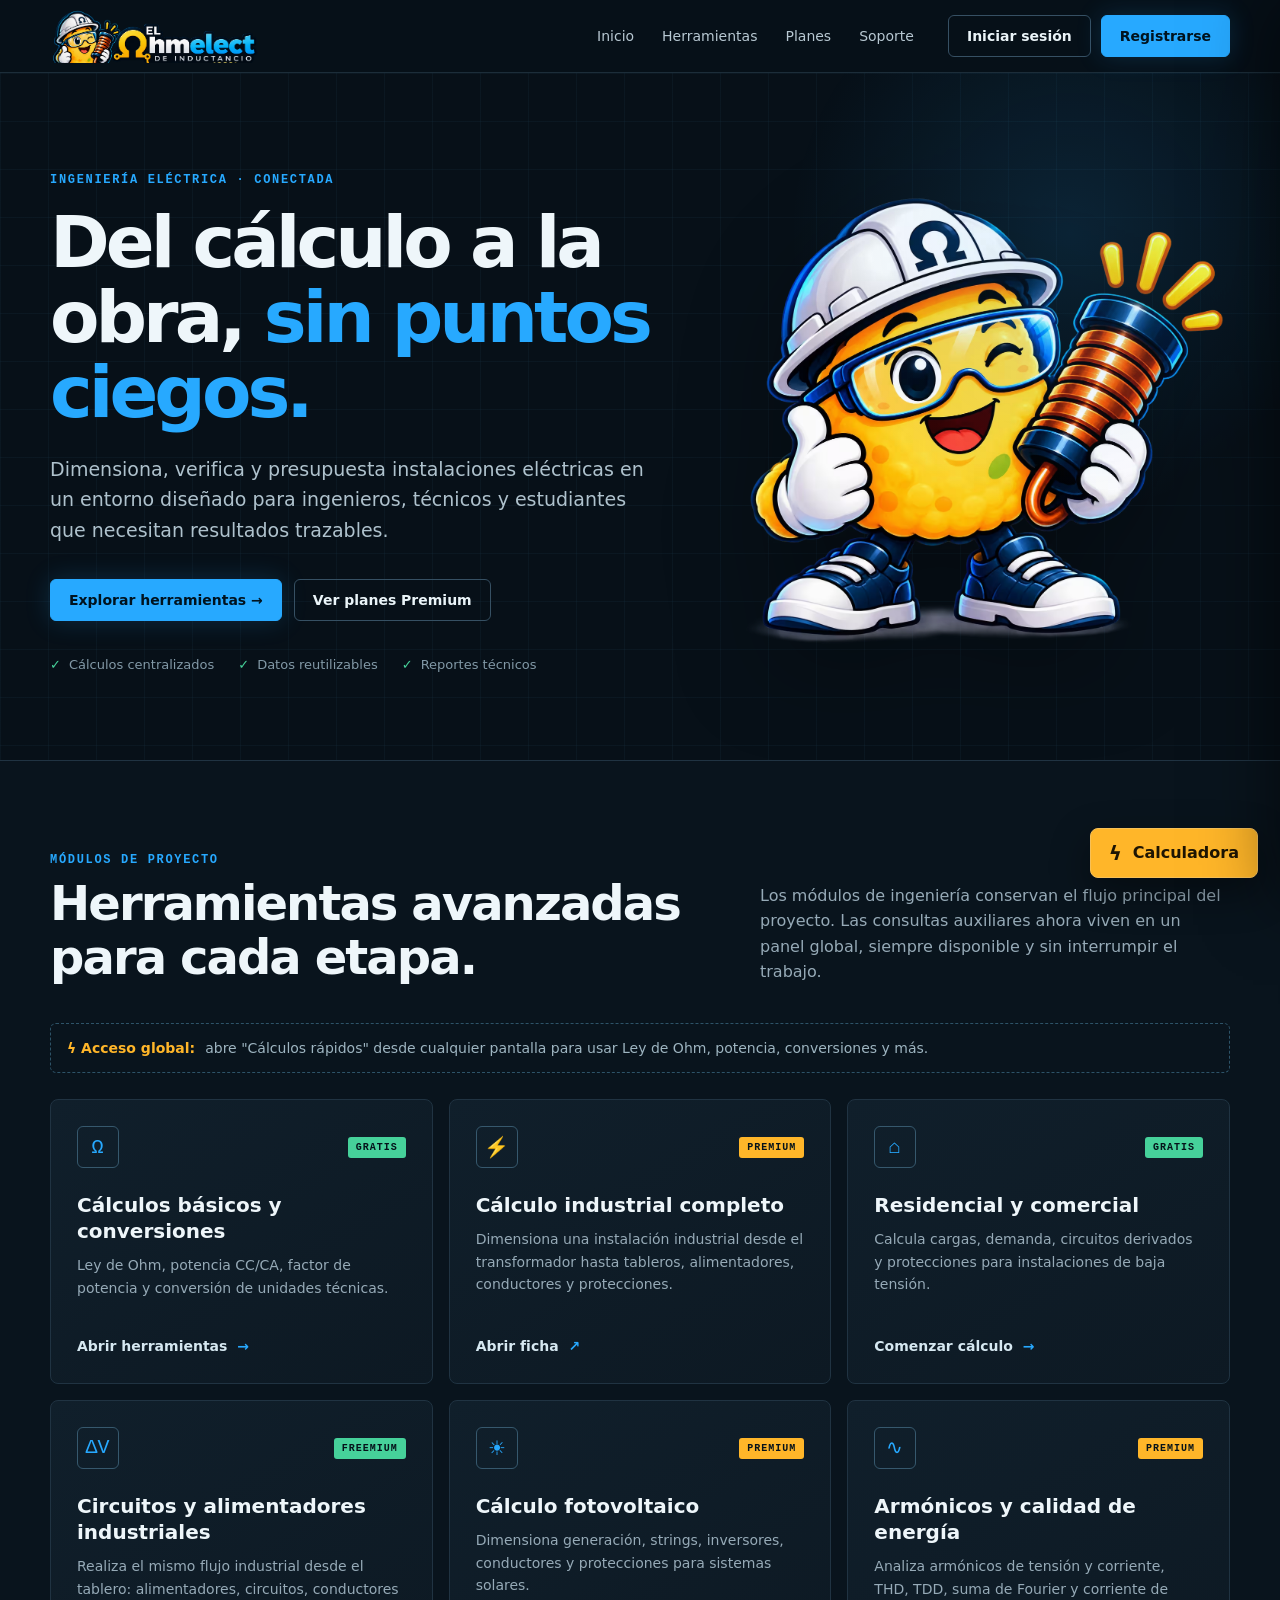
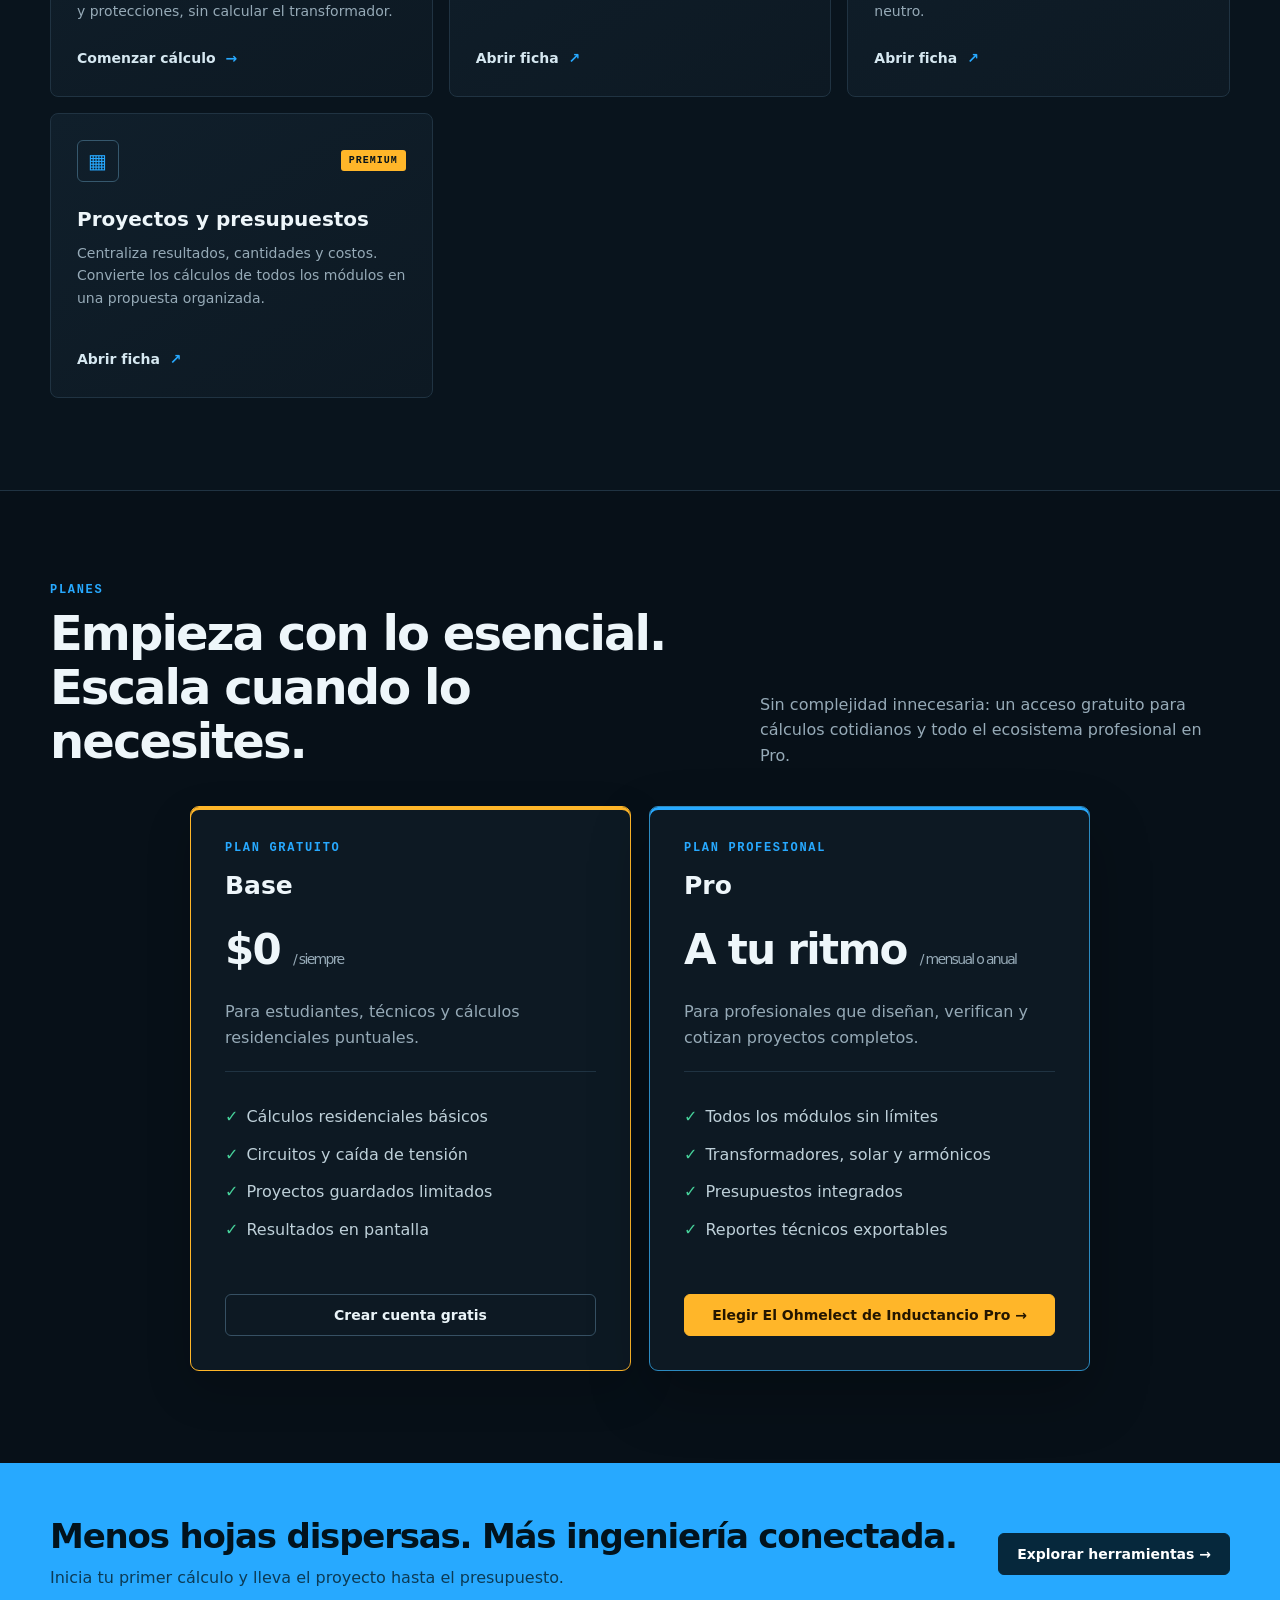
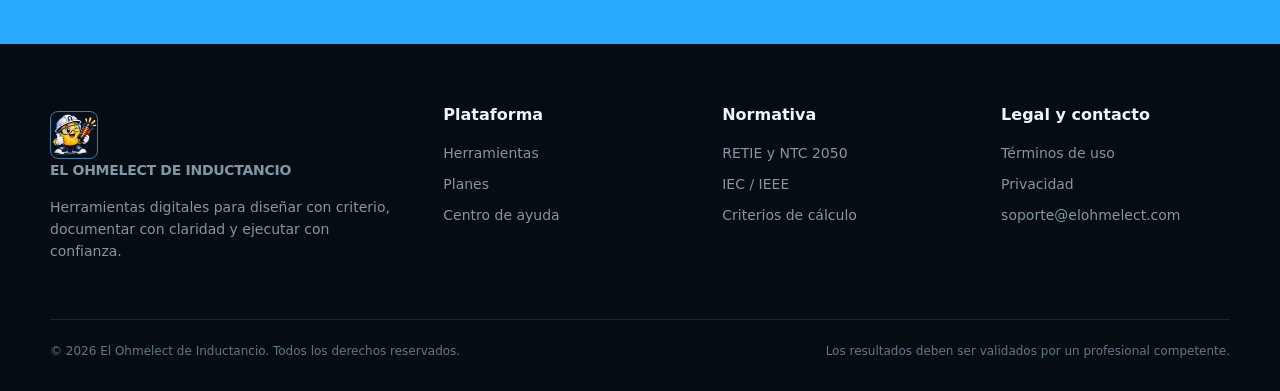
<file: index.html>
﻿<!doctype html>
<html lang="es">
<head>
  <meta charset="utf-8">
  <meta name="viewport" content="width=device-width, initial-scale=1">
  <meta name="description" content="Cálculo, análisis y gestión de proyectos eléctricos en una sola plataforma.">
  <title>El Ohmelect de Inductancio - Ingeniería eléctrica conectada</title>
  <link rel="icon" href="assets/img/icon_p.avif">
  <link rel="stylesheet" href="assets/css/styles.css?v=20261002-logo-placement">
</head>
<body>
  <header class="site-header">
    <div class="wrap nav">
      <a class="brand" href="#inicio" aria-label="El Ohmelect de Inductancio inicio">
        <span class="mark" aria-hidden="true"><img src="assets/img/logo_p.avif" alt="" aria-hidden="true"></span>
      </a>
      <nav class="links" aria-label="Navegación principal">
        <a href="#inicio">Inicio</a>
        <a href="pages/herramientas.html">Herramientas</a>
        <a href="pages/planes.html">Planes</a>
        <a href="pages/soporte.html">Soporte</a>
      </nav>
      <div class="actions">
        <a class="btn" href="pages/login.html">Iniciar sesión</a>
        <a class="btn primary" href="pages/registro.html">Registrarse</a>
      </div>
    </div>
  </header>

  <button class="quick-trigger" id="quickOpen" type="button" aria-controls="quickPanel" aria-expanded="false">
    <span class="bolt" aria-hidden="true">ϟ</span>
    <span class="label">Calculadora</span>
  </button>
  <div class="quick-backdrop" id="quickBackdrop"></div>

  <aside class="quick-panel" id="quickPanel" aria-hidden="true" aria-label="Calculadora científica">
    <div class="quick-head">
      <div>
        <div class="eyebrow">Disponible en todo momento</div>
        <h2>Calculadora científica</h2>
        <p>Resuelve expresiones sin salir de la página.</p>
      </div>
      <button class="close" id="quickClose" type="button" aria-label="Cerrar panel">×</button>
    </div>

    <div class="quick-groups" aria-label="Categorías de cálculo" hidden>
      <button class="quick-link active" type="button" data-calc="ohm" aria-pressed="true">Ω Ley de Ohm</button>
      <button class="quick-link" type="button" data-calc="power" aria-pressed="false">W Ley de Potencia</button>
      <button class="quick-link" type="button" data-calc="units" aria-pressed="false">⇄ Convertir unidades</button>
      <button class="quick-link" type="button" data-calc="power-factor" aria-pressed="false">cosφ Factor de potencia</button>
      <button class="quick-link" type="button" data-calc="scientific" aria-pressed="false">ƒ(x) Científica</button>
    </div>

    <div class="mini-calc quick-calc" data-calc-panel="ohm" hidden>
      <h3>Ley de Ohm</h3>
      <p>Elige qué magnitud calcular y cuáles dos valores conoces.</p>
      <div class="field-row">
        <div class="field"><label for="ohmTarget">Calcular</label><select id="ohmTarget"><option value="V">Tensión (V)</option><option value="I" selected>Corriente (I)</option><option value="R">Resistencia (R)</option><option value="P">Potencia (P)</option></select></div>
        <div class="field"><label for="ohmMethod">Datos conocidos</label><select id="ohmMethod"></select></div>
      </div>
      <div class="field-row quick-field">
        <div class="field"><label id="ohmLabelA" for="ohmValueA">Tensión (V)</label><input id="ohmValueA" type="number" value="120" inputmode="decimal"></div>
        <div class="field"><label id="ohmLabelB" for="ohmValueB">Resistencia (Ω)</label><input id="ohmValueB" type="number" value="24" inputmode="decimal"></div>
      </div>
      <div class="result result-stack"><span id="ohmResultLabel">Corriente calculada</span><strong id="ohmResult">5 A</strong><small id="ohmFormula">I = V / R</small></div>
    </div>

    <div class="mini-calc quick-calc" data-calc-panel="power" hidden>
      <h3>Ley de Potencia</h3>
      <p>Calcula potencia, tensión, corriente o factor de potencia según el sistema.</p>
      <div class="field-row">
        <div class="field"><label for="powerSystem">Sistema</label><select id="powerSystem"><option value="dc">Corriente continua</option><option value="single" selected>Monofásico CA</option><option value="three">Trifásico CA</option></select></div>
        <div class="field"><label for="powerTarget">Calcular</label><select id="powerTarget"><option value="P" selected>Potencia activa</option><option value="V">Tensión</option><option value="I">Corriente</option><option value="PF">Factor de potencia</option></select></div>
      </div>
      <div class="field-row quick-field">
        <div class="field"><label id="powerLabelA" for="powerValueA">Tensión (V)</label><input id="powerValueA" type="number" value="220"></div>
        <div class="field"><label id="powerLabelB" for="powerValueB">Corriente (A)</label><input id="powerValueB" type="number" value="10"></div>
      </div>
      <div class="field quick-field" id="powerPfField"><label id="powerPfLabel" for="powerPf">Factor de potencia</label><input id="powerPf" type="number" value="0.9" min="0.01" max="1" step="0.01"></div>
      <div class="result result-stack"><span id="powerResultLabel">Potencia activa</span><strong id="powerResult">1,98 kW</strong><small id="powerDetail">2,20 kVA · 0,96 kVAr</small></div>
    </div>

    <div class="mini-calc quick-calc" data-calc-panel="units" hidden>
      <h3>Convertir unidades</h3>
      <p>Convierte magnitudes eléctricas entre sus unidades más usadas.</p>
      <div class="field-row">
        <div class="field"><label for="unitCategory">Categoría</label><select id="unitCategory"><option value="electricity">Electricidad</option><option value="grounding">Puesta a tierra</option><option value="lighting">Iluminación</option><option value="mechanics">Motores y mecánica</option><option value="general">Ingeniería general</option></select></div>
        <div class="field"><label for="unitQuantity">Magnitud</label><select id="unitQuantity"></select></div>
      </div>
      <div class="field-row quick-field">
        <div class="field"><label for="unitValue">Valor</label><input id="unitValue" type="number" value="1" inputmode="decimal"></div>
        <div class="field"><label for="unitFrom">Desde</label><select id="unitFrom"></select></div>
      </div>
      <div class="field quick-field"><label for="unitTo">Convertir a</label><select id="unitTo"></select></div>
      <div class="result"><span>Resultado</span><strong id="unitResult">1.000 W</strong></div>
    </div>


    <div class="mini-calc quick-calc" data-calc-panel="power-factor" hidden>
      <h3>Corrección del factor de potencia</h3>
      <p>Estima el banco de capacitores requerido para una carga.</p>
      <div class="field"><label for="pfPower">Potencia activa (kW)</label><input id="pfPower" type="number" value="100" min="0"></div>
      <div class="field-row quick-field">
        <div class="field"><label for="pfInitial">FP actual</label><input id="pfInitial" type="number" value="0.8" min="0.01" max="1" step="0.01"></div>
        <div class="field"><label for="pfTarget">FP objetivo</label><input id="pfTarget" type="number" value="0.95" min="0.01" max="1" step="0.01"></div>
      </div>
      <div class="result result-stack"><span>Compensación requerida</span><strong id="pfResult">42,13 kVAr</strong><small id="pfDetail">De 0,80 a 0,95</small></div>
    </div>

    <div class="mini-calc quick-calc active" data-calc-panel="scientific">
      <div class="scientific-head">
        <div><h3>Calculadora científica</h3><p>Escribe una expresión o utiliza el teclado.</p></div>
        <button class="angle-mode" id="angleMode" type="button" aria-label="Cambiar unidad angular">DEG</button>
      </div>
      <label class="sr-only" for="scientificExpression">Expresión matemática</label>
      <input class="scientific-display" id="scientificExpression" type="text" value="" placeholder="Ejemplo: sin(30) + sqrt(16)" autocomplete="off" spellcheck="false">
      <output class="scientific-result" id="scientificResult" for="scientificExpression" aria-live="polite">0</output>
      <div class="scientific-keys" aria-label="Teclado de calculadora científica">
        <button type="button" data-sci-action="clear" class="key-action">AC</button>
        <button type="button" data-sci-action="backspace" class="key-action" aria-label="Borrar último carácter">⌫</button>
        <button type="button" data-sci-value="(">(</button><button type="button" data-sci-value=")">)</button>
        <button type="button" data-sci-value="sin(">sin</button><button type="button" data-sci-value="cos(">cos</button>
        <button type="button" data-sci-value="tan(">tan</button><button type="button" data-sci-value="sqrt(">√</button>
        <button type="button" data-sci-value="asin(">sin⁻¹</button><button type="button" data-sci-value="acos(">cos⁻¹</button>
        <button type="button" data-sci-value="atan(">tan⁻¹</button><button type="button" data-sci-value="abs(">|x|</button>
        <button type="button" data-sci-value="log(">log</button><button type="button" data-sci-value="ln(">ln</button>
        <button type="button" data-sci-value="pi">π</button><button type="button" data-sci-value="^">xʸ</button>
        <button type="button" data-sci-value="7">7</button><button type="button" data-sci-value="8">8</button>
        <button type="button" data-sci-value="9">9</button><button type="button" data-sci-value="/">÷</button>
        <button type="button" data-sci-value="4">4</button><button type="button" data-sci-value="5">5</button>
        <button type="button" data-sci-value="6">6</button><button type="button" data-sci-value="*">×</button>
        <button type="button" data-sci-value="1">1</button><button type="button" data-sci-value="2">2</button>
        <button type="button" data-sci-value="3">3</button><button type="button" data-sci-value="-">−</button>
        <button type="button" data-sci-value="0">0</button><button type="button" data-sci-value=".">.</button>
        <button type="button" data-sci-action="calculate" class="key-equals">=</button><button type="button" data-sci-value="+">+</button>
      </div>
      <p class="scientific-help">Funciones: sin, cos, tan, asin, acos, atan, sqrt, log, ln y abs. Constantes: pi y e.</p>
    </div>

    <p class="panel-note">¿Necesitas cálculos eléctricos o conversiones? <a class="muted-link" href="pages/calculos-basicos.html">Abrir la página de cálculos básicos →</a></p>
  </aside>

  <main>
    <section class="hero" id="inicio">
      <div class="wrap hero-grid">
        <div>
          <div class="eyebrow">Ingeniería eléctrica · conectada</div>
          <h1>Del cálculo a la obra, <span>sin puntos ciegos.</span></h1>
          <p class="lead">
            Dimensiona, verifica y presupuesta instalaciones eléctricas en un entorno diseñado para ingenieros,
            técnicos y estudiantes que necesitan resultados trazables.
          </p>
          <div class="hero-actions">
            <a class="btn primary" href="pages/herramientas.html">Explorar herramientas →</a>
            <a class="btn" href="pages/planes.html">Ver planes Premium</a>
          </div>
          <div class="micro">
            <span>Cálculos centralizados</span>
            <span>Datos reutilizables</span>
            <span>Reportes técnicos</span>
          </div>
        </div>

        <aside class="hero-brand-visual" aria-label="Identidad de El Ohmelect de Inductancio">
          <img src="assets/img/icon_p.avif" alt="Símbolo de El Ohmelect de Inductancio">
        </aside>
      </div>
    </section>

    <section class="tools" id="herramientas">
      <div class="wrap">
        <div class="section-head">
          <div>
            <div class="eyebrow">Módulos de proyecto</div>
            <h2>Herramientas avanzadas<br>para cada etapa.</h2>
          </div>
          <p>
            Los módulos de ingeniería conservan el flujo principal del proyecto. Las consultas auxiliares ahora
            viven en un panel global, siempre disponible y sin interrumpir el trabajo.
          </p>
        </div>
        <div class="tools-note">
          <b>ϟ Acceso global:</b>
          abre "Cálculos rápidos" desde cualquier pantalla para usar Ley de Ohm, potencia, conversiones y más.
        </div>
        <div class="grid">
          <article class="card">
            <div class="card-top"><span class="icon">Ω</span><span class="tag free">Gratis</span></div>
            <h3>Cálculos básicos y conversiones</h3>
            <p>Ley de Ohm, potencia CC/CA, factor de potencia y conversión de unidades técnicas.</p>
            <a href="pages/calculos-basicos.html">Abrir herramientas <span>→</span></a>
          </article>
          <article class="card">
            <div class="card-top"><span class="icon">⚡</span><span class="tag">Premium</span></div>
            <h3>Cálculo industrial completo</h3>
            <p>Dimensiona una instalación industrial desde el transformador hasta tableros, alimentadores, conductores y protecciones.</p>
            <a href="pages/calculadora.html">Abrir ficha <span>↗</span></a>
          </article>
          <article class="card">
            <div class="card-top"><span class="icon">⌂</span><span class="tag free">Gratis</span></div>
            <h3>Residencial y comercial</h3>
            <p>Calcula cargas, demanda, circuitos derivados y protecciones para instalaciones de baja tensión.</p>
            <a href="pages/calculadora.html">Comenzar cálculo <span>→</span></a>
          </article>
          <article class="card">
            <div class="card-top"><span class="icon">ΔV</span><span class="tag free">Freemium</span></div>
            <h3>Circuitos y alimentadores industriales</h3>
            <p>Realiza el mismo flujo industrial desde el tablero: alimentadores, circuitos, conductores y protecciones, sin calcular el transformador.</p>
            <a href="pages/calculadora.html">Comenzar cálculo <span>→</span></a>
          </article>
          <article class="card">
            <div class="card-top"><span class="icon">☀</span><span class="tag">Premium</span></div>
            <h3>Cálculo fotovoltaico</h3>
            <p>Dimensiona generación, strings, inversores, conductores y protecciones para sistemas solares.</p>
            <a href="pages/fotovoltaico.html">Abrir ficha <span>↗</span></a>
          </article>
          <article class="card">
            <div class="card-top"><span class="icon">∿</span><span class="tag">Premium</span></div>
            <h3>Armónicos y calidad de energía</h3>
            <p>Analiza armónicos de tensión y corriente, THD, TDD, suma de Fourier y corriente de neutro.</p>
            <a href="pages/calidad-energia.html">Abrir ficha <span>↗</span></a>
          </article>
          <article class="card">
            <div class="card-top"><span class="icon">▦</span><span class="tag">Premium</span></div>
            <h3>Proyectos y presupuestos</h3>
            <p>Centraliza resultados, cantidades y costos. Convierte los cálculos de todos los módulos en una propuesta organizada.</p>
            <a href="pages/proyectos.html">Abrir ficha <span>↗</span></a>
          </article>
        </div>
      </div>
    </section>

    <section class="pricing" id="planes">
      <div class="wrap">
        <div class="section-head">
          <div>
            <div class="eyebrow">Planes</div>
            <h2>Empieza con lo esencial.<br>Escala cuando lo necesites.</h2>
          </div>
          <p>Sin complejidad innecesaria: un acceso gratuito para cálculos cotidianos y todo el ecosistema profesional en Pro.</p>
        </div>
        <div class="price-grid">
          <article class="price">
            <div class="eyebrow">Plan gratuito</div>
            <h3>Base</h3>
            <div class="amount">$0 <small>/ siempre</small></div>
            <p>Para estudiantes, técnicos y cálculos residenciales puntuales.</p>
            <ul class="features">
              <li>Cálculos residenciales básicos</li>
              <li>Circuitos y caída de tensión</li>
              <li>Proyectos guardados limitados</li>
              <li>Resultados en pantalla</li>
            </ul>
            <a class="btn" href="pages/registro.html">Crear cuenta gratis</a>
          </article>
          <article class="price pro">
            <div class="eyebrow">Plan profesional</div>
            <h3>Pro</h3>
            <div class="amount">A tu ritmo <small>/ mensual o anual</small></div>
            <p>Para profesionales que diseñan, verifican y cotizan proyectos completos.</p>
            <ul class="features">
              <li>Todos los módulos sin límites</li>
              <li>Transformadores, solar y armónicos</li>
              <li>Presupuestos integrados</li>
              <li>Reportes técnicos exportables</li>
            </ul>
            <a class="btn amber" href="pages/registro.html">Elegir El Ohmelect de Inductancio Pro →</a>
          </article>
        </div>
      </div>
    </section>

    <section class="cta-band">
      <div class="wrap cta-in">
        <div>
          <h2>Menos hojas dispersas. Más ingeniería conectada.</h2>
          <p>Inicia tu primer cálculo y lleva el proyecto hasta el presupuesto.</p>
        </div>
        <a class="btn" href="pages/herramientas.html">Explorar herramientas →</a>
      </div>
    </section>
  </main>

  <footer id="soporte">
    <div class="wrap">
      <div class="foot">
        <div>
          <a class="brand" href="#inicio"><span class="mark" aria-hidden="true"><img src="assets/img/icon_p.avif" alt="" aria-hidden="true"></span><span>EL OHMELECT DE INDUCTANCIO</span></a>
          <p>Herramientas digitales para diseñar con criterio, documentar con claridad y ejecutar con confianza.</p>
        </div>
        <div>
          <h4>Plataforma</h4>
          <a href="pages/herramientas.html">Herramientas</a>
          <a href="pages/planes.html">Planes</a>
          <a href="pages/soporte.html">Centro de ayuda</a>
        </div>
        <div>
          <h4>Normativa</h4>
          <a href="pages/normativa.html">RETIE y NTC 2050</a>
          <a href="pages/normativa.html#iec-ieee">IEC / IEEE</a>
          <a href="pages/normativa.html#criterios">Criterios de cálculo</a>
        </div>
        <div>
          <h4>Legal y contacto</h4>
          <a href="pages/legal.html">Términos de uso</a>
          <a href="pages/legal.html#privacidad">Privacidad</a>
          <a href="mailto:soporte@elohmelect.com">soporte@elohmelect.com</a>
        </div>
      </div>
      <div class="legal">
        <span>© 2026 El Ohmelect de Inductancio. Todos los derechos reservados.</span>
        <span>Los resultados deben ser validados por un profesional competente.</span>
      </div>
    </div>
  </footer>
  <script src="assets/js/main.js?v=20261001-result-precision" defer></script>
</body>
</html>
</file>
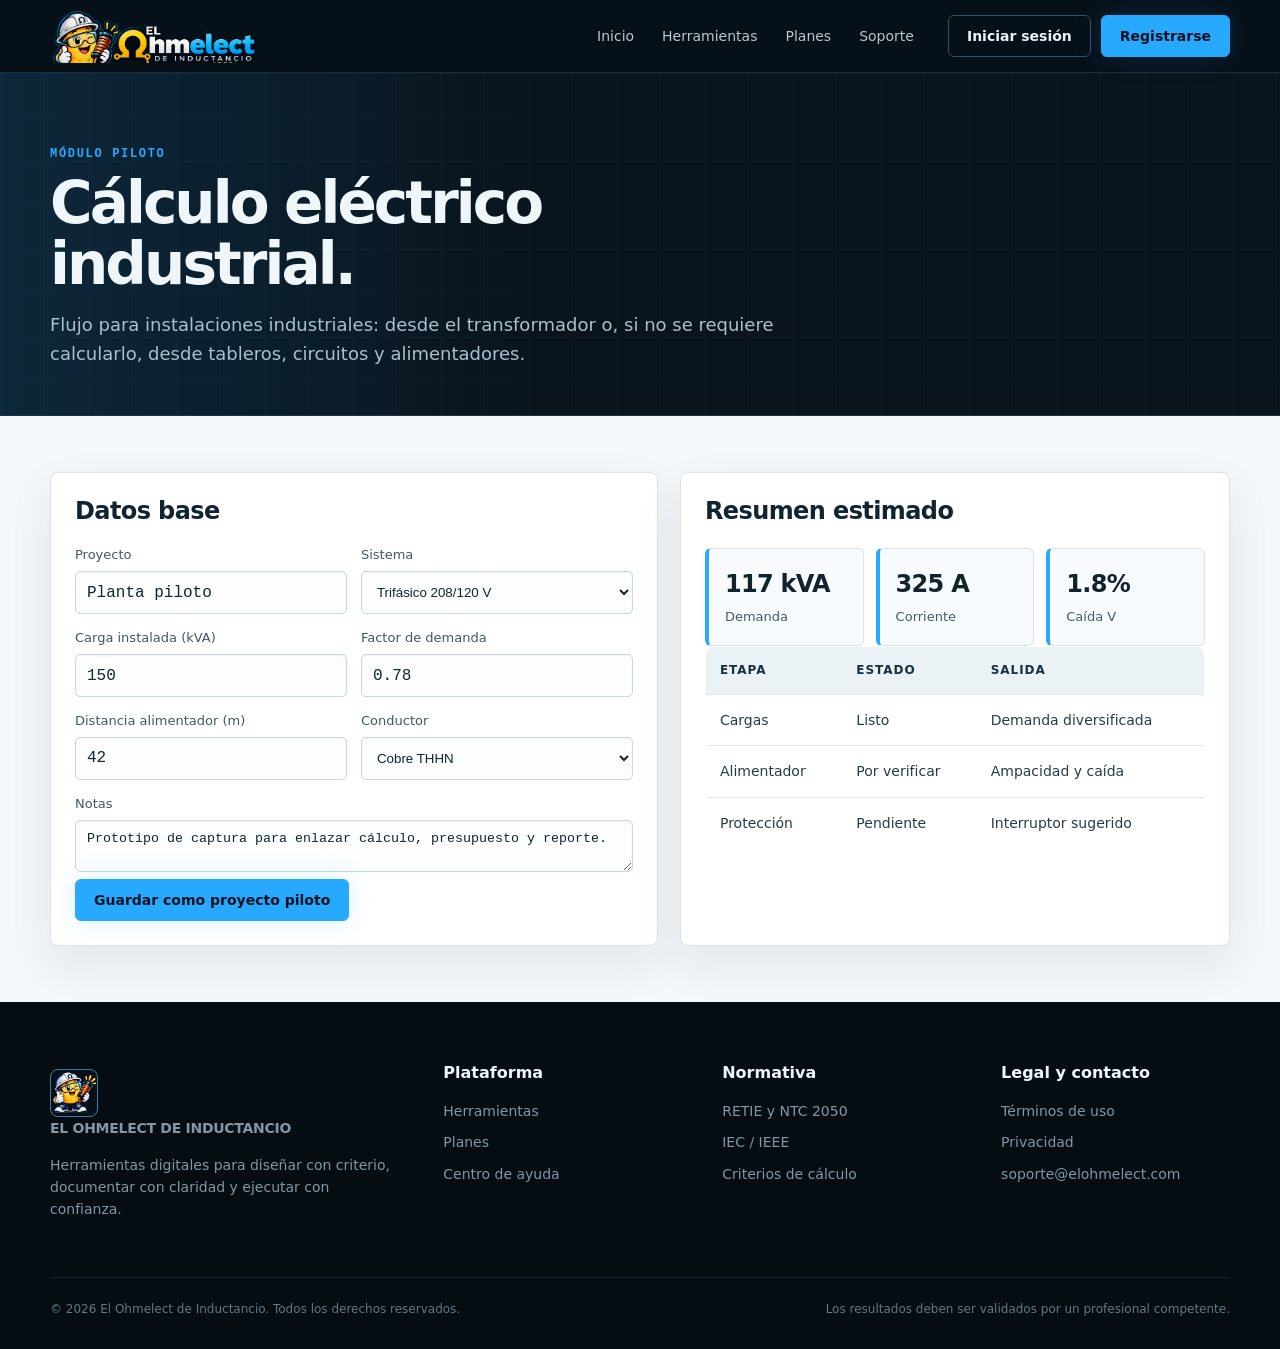
<file: pages/calculadora.html>
﻿<!doctype html>
<html lang="es">
<head>
  <meta charset="utf-8">
  <meta name="viewport" content="width=device-width, initial-scale=1">
  <meta name="description" content="Herramienta de cálculo eléctrico industrial de El Ohmelect de Inductancio.">
  <title>Cálculo eléctrico industrial - El Ohmelect de Inductancio</title>
  <link rel="icon" href="../assets/img/icon_p.avif">
  <link rel="stylesheet" href="../assets/css/styles.css?v=20261002-logo-placement">
</head>
<body>
  <header class="site-header">
    <div class="wrap nav">
      <a class="brand" href="../index.html"><span class="mark" aria-hidden="true"><img src="../assets/img/logo_p.avif" alt="" aria-hidden="true"></span></a>
      <nav class="links"><a href="../index.html">Inicio</a><a href="herramientas.html">Herramientas</a><a href="planes.html">Planes</a><a href="soporte.html">Soporte</a></nav>
      <div class="actions"><a class="btn" href="login.html">Iniciar sesión</a><a class="btn primary" href="registro.html">Registrarse</a></div>
    </div>
  </header>
  <main class="page-main">
    <section class="page-hero">
      <div class="wrap">
        <div class="eyebrow">Módulo piloto</div>
        <h1>Cálculo eléctrico industrial.</h1>
        <p>Flujo para instalaciones industriales: desde el transformador o, si no se requiere calcularlo, desde tableros, circuitos y alimentadores.</p>
      </div>
    </section>
    <section class="page-section">
      <div class="wrap split">
        <form class="panel">
          <h2>Datos base</h2>
          <div class="form-grid">
            <div class="field"><label for="project">Proyecto</label><input id="project" value="Planta piloto"></div>
            <div class="field"><label for="system">Sistema</label><select id="system"><option>Trifásico 208/120 V</option><option>Trifásico 480/277 V</option><option>Monofásico 240/120 V</option></select></div>
            <div class="field"><label for="load">Carga instalada (kVA)</label><input id="load" type="number" value="150"></div>
            <div class="field"><label for="factor">Factor de demanda</label><input id="factor" type="number" value="0.78" step="0.01"></div>
            <div class="field"><label for="distance">Distancia alimentador (m)</label><input id="distance" type="number" value="42"></div>
            <div class="field"><label for="conductor">Conductor</label><select id="conductor"><option>Cobre THHN</option><option>Aluminio XHHW</option></select></div>
            <div class="field full"><label for="notes">Notas</label><textarea id="notes">Prototipo de captura para enlazar cálculo, presupuesto y reporte.</textarea></div>
          </div>
          <a class="btn primary" href="proyectos.html">Guardar como proyecto piloto</a>
        </form>
        <aside class="panel">
          <h2>Resumen estimado</h2>
          <div class="stat-grid">
            <div class="stat"><b>117 kVA</b><span>Demanda</span></div>
            <div class="stat"><b>325 A</b><span>Corriente</span></div>
            <div class="stat"><b>1.8%</b><span>Caída V</span></div>
          </div>
          <table class="table" aria-label="Resultados piloto">
            <thead><tr><th>Etapa</th><th>Estado</th><th>Salida</th></tr></thead>
            <tbody>
              <tr><td>Cargas</td><td>Listo</td><td>Demanda diversificada</td></tr>
              <tr><td>Alimentador</td><td>Por verificar</td><td>Ampacidad y caída</td></tr>
              <tr><td>Protección</td><td>Pendiente</td><td>Interruptor sugerido</td></tr>
            </tbody>
          </table>
        </aside>
      </div>
    </section>
  </main>
  <footer>
    <div class="wrap">
      <div class="foot">
        <div>
          <a class="brand" href="../index.html"><span class="mark" aria-hidden="true"><img src="../assets/img/icon_p.avif" alt="" aria-hidden="true"></span><span>EL OHMELECT DE INDUCTANCIO</span></a>
          <p>Herramientas digitales para diseñar con criterio, documentar con claridad y ejecutar con confianza.</p>
        </div>
        <div>
          <h4>Plataforma</h4>
          <a href="herramientas.html">Herramientas</a>
          <a href="planes.html">Planes</a>
          <a href="soporte.html">Centro de ayuda</a>
        </div>
        <div>
          <h4>Normativa</h4>
          <a href="normativa.html">RETIE y NTC 2050</a>
          <a href="normativa.html#iec-ieee">IEC / IEEE</a>
          <a href="normativa.html#criterios">Criterios de cálculo</a>
        </div>
        <div>
          <h4>Legal y contacto</h4>
          <a href="legal.html">Términos de uso</a>
          <a href="legal.html#privacidad">Privacidad</a>
          <a href="mailto:soporte@elohmelect.com">soporte@elohmelect.com</a>
        </div>
      </div>
      <div class="legal">
        <span>© 2026 El Ohmelect de Inductancio. Todos los derechos reservados.</span>
        <span>Los resultados deben ser validados por un profesional competente.</span>
      </div>
    </div>
  </footer>
  <script src="../assets/js/main.js?v=20260913-bfcache" defer></script>
</body>
</html>
</file>
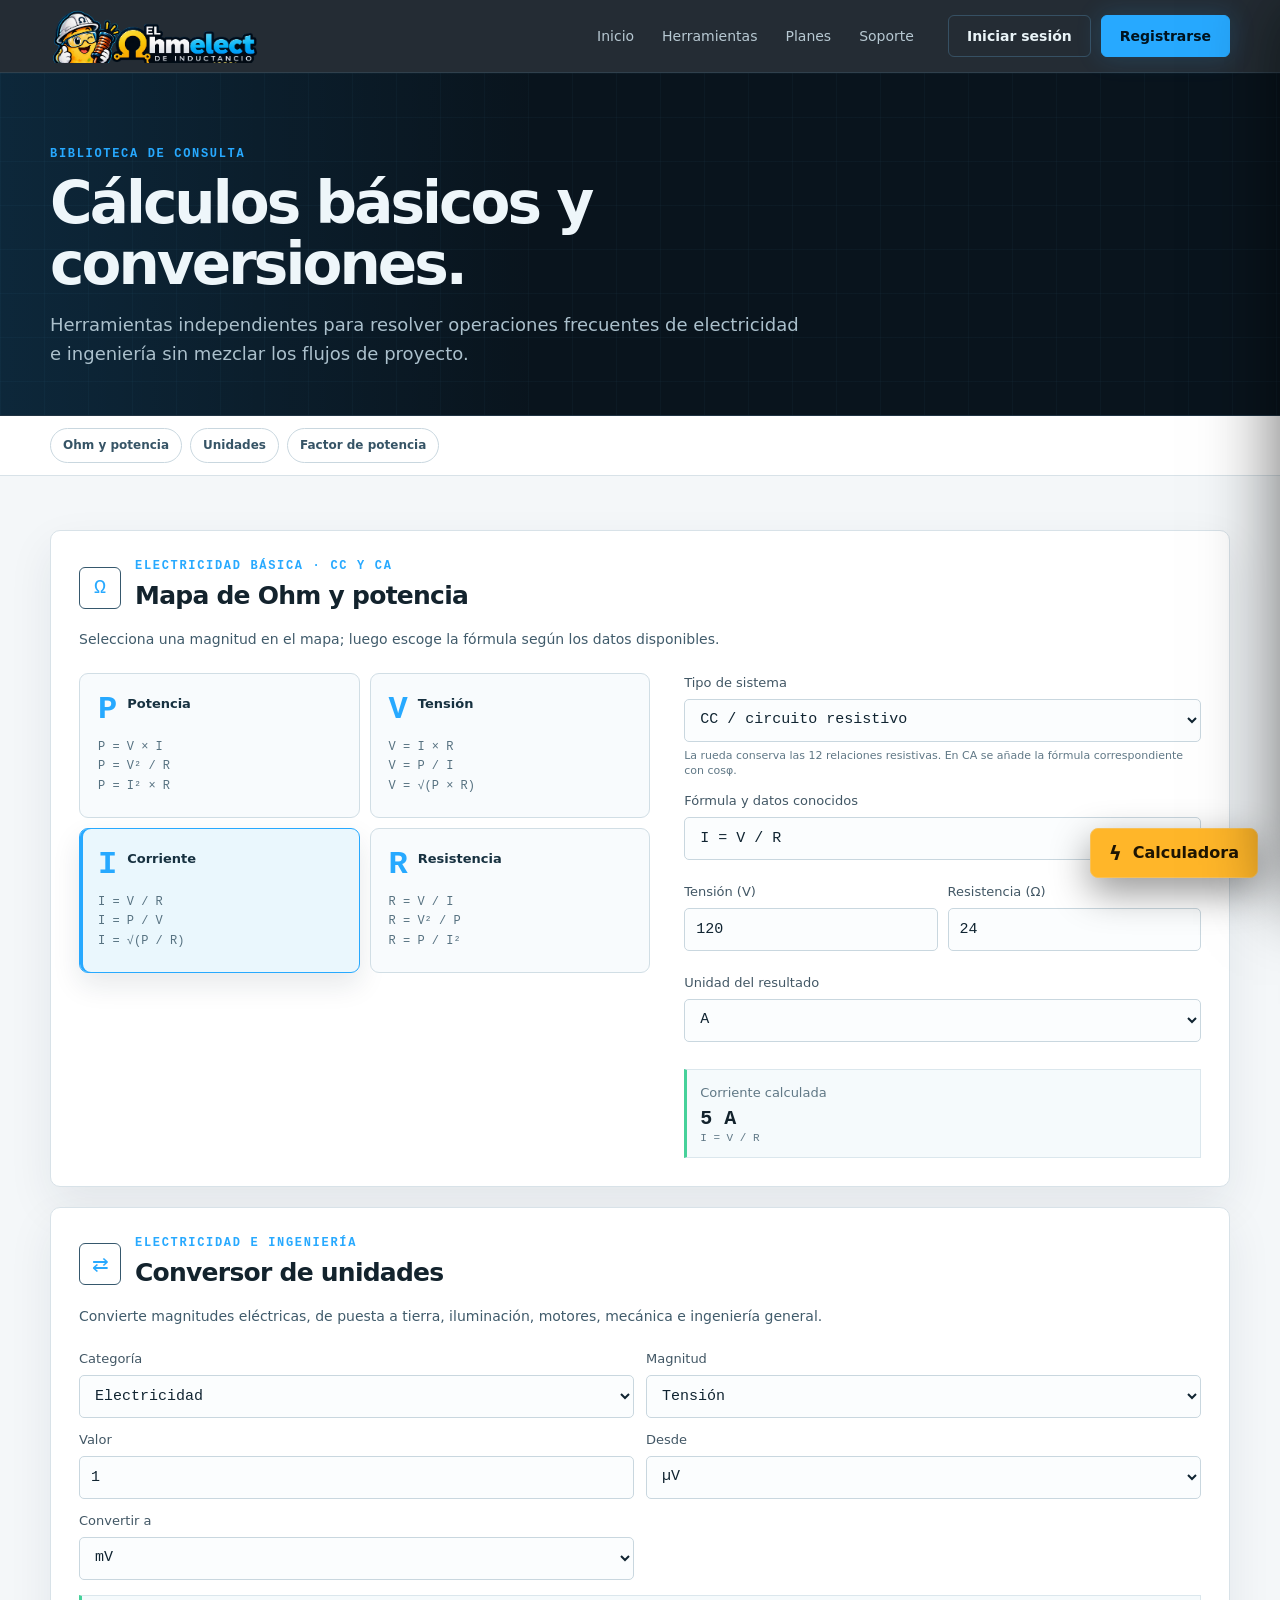
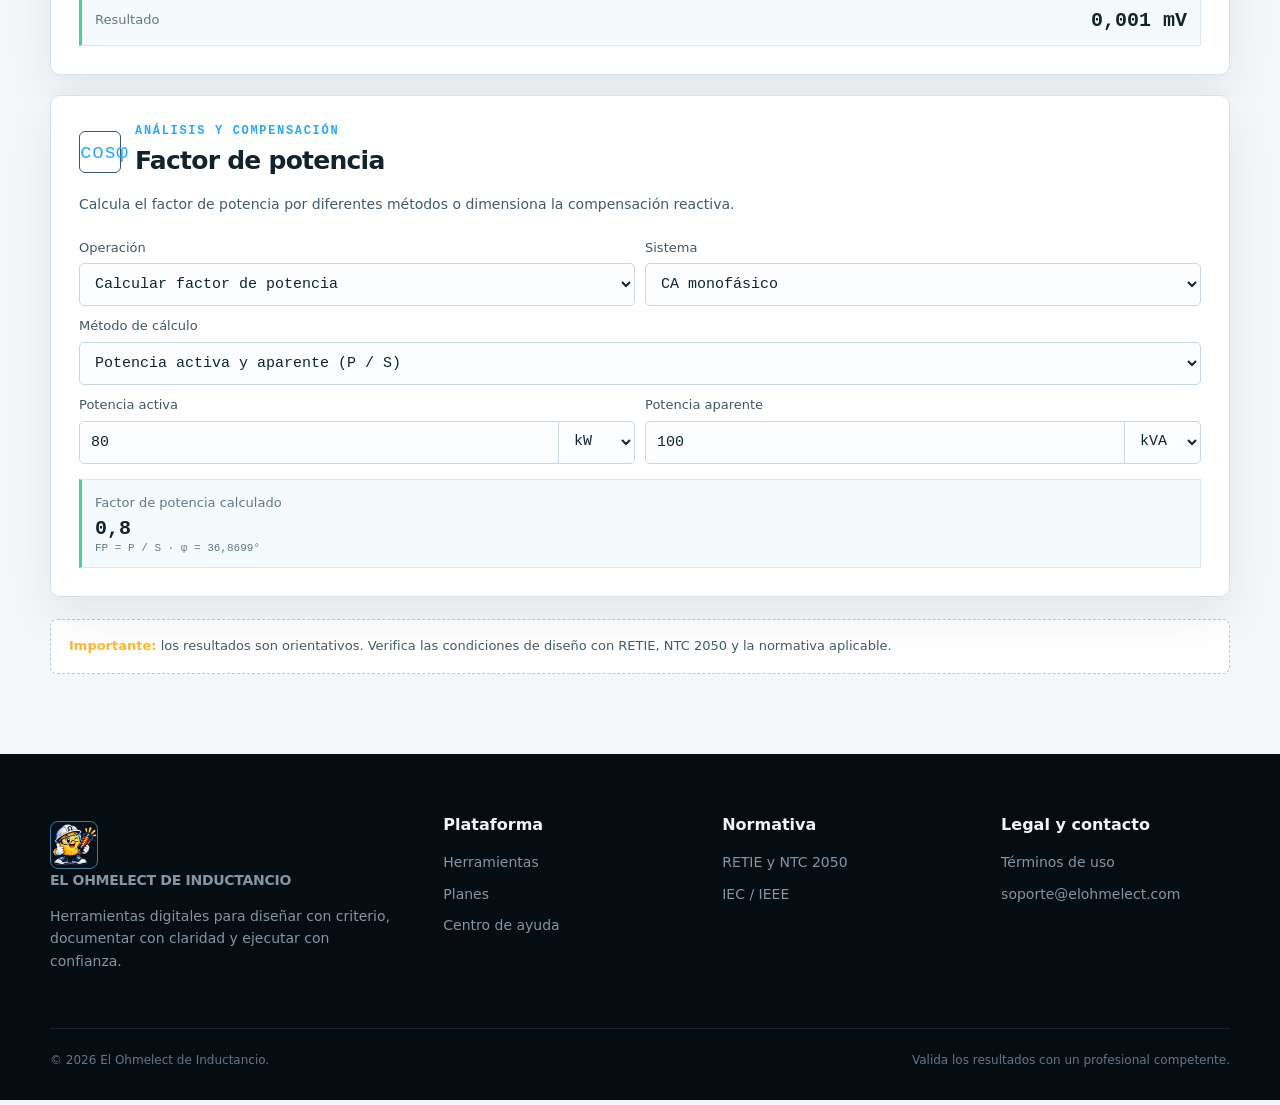
<file: pages/calculos-basicos.html>
<!doctype html>
<html lang="es">
<head>
  <meta charset="utf-8">
  <meta name="viewport" content="width=device-width, initial-scale=1">
  <meta name="description" content="Cálculos eléctricos básicos y conversores técnicos de El Ohmelect de Inductancio.">
  <title>Cálculos básicos - El Ohmelect de Inductancio</title>
  <link rel="icon" href="../assets/img/icon_p.avif">
  <link rel="stylesheet" href="../assets/css/styles.css?v=20261002-logo-placement">
</head>
<body class="calculations-page">
  <header class="site-header">
    <div class="wrap nav">
      <a class="brand" href="../index.html"><span class="mark" aria-hidden="true"><img src="../assets/img/logo_p.avif" alt=""></span></a>
      <nav class="links" aria-label="Navegación principal"><a href="../index.html">Inicio</a><a href="herramientas.html">Herramientas</a><a href="planes.html">Planes</a><a href="soporte.html">Soporte</a></nav>
      <div class="actions"><a class="btn" href="login.html">Iniciar sesión</a><a class="btn primary" href="registro.html">Registrarse</a></div>
    </div>
  </header>

  <button class="quick-trigger" id="quickOpen" type="button" aria-controls="quickPanel" aria-expanded="false">
    <span class="bolt" aria-hidden="true">ϟ</span><span class="label">Calculadora</span>
  </button>
  <div class="quick-backdrop" id="quickBackdrop"></div>
  <aside class="quick-panel" id="quickPanel" aria-hidden="true" aria-label="Calculadora científica">
    <div class="quick-head">
      <div><div class="eyebrow">Disponible en todo momento</div><h2>Calculadora científica</h2><p>Resuelve expresiones sin salir de la página.</p></div>
      <button class="close" id="quickClose" type="button" aria-label="Cerrar panel">×</button>
    </div>
    <div class="mini-calc quick-calc active" data-calc-panel="scientific">
      <div class="scientific-head">
        <div><h3>Calculadora científica</h3><p>Escribe una expresión o utiliza el teclado.</p></div>
        <button class="angle-mode" id="angleMode" type="button" aria-label="Cambiar unidad angular">DEG</button>
      </div>
      <label class="sr-only" for="scientificExpression">Expresión matemática</label>
      <input class="scientific-display" id="scientificExpression" type="text" placeholder="Ejemplo: sin(30) + sqrt(16)" autocomplete="off" spellcheck="false">
      <output class="scientific-result" id="scientificResult" for="scientificExpression" aria-live="polite">0</output>
      <div class="scientific-keys" aria-label="Teclado de calculadora científica">
        <button type="button" data-sci-action="clear" class="key-action">AC</button><button type="button" data-sci-action="backspace" class="key-action" aria-label="Borrar último carácter">⌫</button><button type="button" data-sci-value="(">(</button><button type="button" data-sci-value=")">)</button>
        <button type="button" data-sci-value="sin(">sin</button><button type="button" data-sci-value="cos(">cos</button><button type="button" data-sci-value="tan(">tan</button><button type="button" data-sci-value="sqrt(">√</button>
        <button type="button" data-sci-value="asin(">sin⁻¹</button><button type="button" data-sci-value="acos(">cos⁻¹</button><button type="button" data-sci-value="atan(">tan⁻¹</button><button type="button" data-sci-value="abs(">|x|</button>
        <button type="button" data-sci-value="log(">log</button><button type="button" data-sci-value="ln(">ln</button><button type="button" data-sci-value="pi">π</button><button type="button" data-sci-value="^">xʸ</button>
        <button type="button" data-sci-value="7">7</button><button type="button" data-sci-value="8">8</button><button type="button" data-sci-value="9">9</button><button type="button" data-sci-value="/">÷</button>
        <button type="button" data-sci-value="4">4</button><button type="button" data-sci-value="5">5</button><button type="button" data-sci-value="6">6</button><button type="button" data-sci-value="*">×</button>
        <button type="button" data-sci-value="1">1</button><button type="button" data-sci-value="2">2</button><button type="button" data-sci-value="3">3</button><button type="button" data-sci-value="-">−</button>
        <button type="button" data-sci-value="0">0</button><button type="button" data-sci-value=".">.</button><button type="button" data-sci-action="calculate" class="key-equals">=</button><button type="button" data-sci-value="+">+</button>
      </div>
      <p class="scientific-help">Funciones: sin, cos, tan, asin, acos, atan, sqrt, log, ln y abs. Constantes: pi y e.</p>
    </div>
  </aside>

  <main>
    <section class="page-hero">
      <div class="wrap">
        <div class="eyebrow">Biblioteca de consulta</div>
        <h1>Cálculos básicos y conversiones.</h1>
        <p>Herramientas independientes para resolver operaciones frecuentes de electricidad e ingeniería sin mezclar los flujos de proyecto.</p>
      </div>
    </section>

    <nav class="calc-index" aria-label="Índice de calculadoras">
      <div class="wrap"><a href="#circulo-electrico">Ohm y potencia</a><a href="#unidades">Unidades</a><a href="#factor-potencia">Factor de potencia</a></div>
    </nav>

    <section class="calc-library">
      <div class="wrap calc-library-grid">
        <article class="calc-tool-card calc-tool-wide electric-wheel-card" id="circulo-electrico">
          <div class="calc-tool-heading"><span class="icon">Ω</span><div><div class="eyebrow">Electricidad básica · CC y CA</div><h2>Mapa de Ohm y potencia</h2></div></div>
          <p>Selecciona una magnitud en el mapa; luego escoge la fórmula según los datos disponibles.</p>
          <div class="electric-wheel-layout">
            <div class="formula-map" role="group" aria-label="Seleccionar magnitud a calcular">
              <button type="button" class="formula-tile" data-ohm-target="P"><span class="formula-symbol">P</span><span class="formula-name">Potencia</span><small>P = V × I<br>P = V² / R<br>P = I² × R</small></button>
              <button type="button" class="formula-tile" data-ohm-target="V"><span class="formula-symbol">V</span><span class="formula-name">Tensión</span><small>V = I × R<br>V = P / I<br>V = √(P × R)</small></button>
              <button type="button" class="formula-tile active" data-ohm-target="I"><span class="formula-symbol">I</span><span class="formula-name">Corriente</span><small>I = V / R<br>I = P / V<br>I = √(P / R)</small></button>
              <button type="button" class="formula-tile" data-ohm-target="R"><span class="formula-symbol">R</span><span class="formula-name">Resistencia</span><small>R = V / I<br>R = V² / P<br>R = P / I²</small></button>
            </div>
            <div class="wheel-form">
              <select id="ohmTarget" class="sr-only" aria-label="Magnitud seleccionada"><option value="V">Tensión</option><option value="I" selected>Corriente</option><option value="R">Resistencia</option><option value="P">Potencia</option></select>
              <div class="field"><label for="ohmSystem">Tipo de sistema</label><select id="ohmSystem"><option value="dc">CC / circuito resistivo</option><option value="single">CA monofásico</option><option value="three">CA trifásico</option></select><small class="field-note">La rueda conserva las 12 relaciones resistivas. En CA se añade la fórmula correspondiente con cosφ.</small></div>
              <div class="field"><label for="ohmMethod">Fórmula y datos conocidos</label><select id="ohmMethod"></select></div>
              <div class="field-row quick-field"><div class="field"><label id="ohmLabelA" for="ohmValueA">Tensión (V)</label><input id="ohmValueA" type="number" value="120"></div><div class="field"><label id="ohmLabelB" for="ohmValueB">Resistencia (Ω)</label><input id="ohmValueB" type="number" value="24"></div></div>
              <div class="field quick-field" id="ohmFieldC" hidden><label id="ohmLabelC" for="ohmValueC">Factor de potencia</label><input id="ohmValueC" type="number" value="0.9" step="0.01"></div>
              <div class="field quick-field"><label for="ohmResultUnit">Unidad del resultado</label><select id="ohmResultUnit"></select></div>
              <div class="result result-stack"><span id="ohmResultLabel">Corriente calculada</span><strong id="ohmResult">5 A</strong><small id="ohmFormula">I = V / R</small></div>
            </div>
          </div>
        </article>

        <article class="calc-tool-card calc-tool-wide" id="unidades">
          <div class="calc-tool-heading"><span class="icon">⇄</span><div><div class="eyebrow">Electricidad e ingeniería</div><h2>Conversor de unidades</h2></div></div>
          <p>Convierte magnitudes eléctricas, de puesta a tierra, iluminación, motores, mecánica e ingeniería general.</p>
          <div class="converter-layout">
            <div class="field"><label for="unitCategory">Categoría</label><select id="unitCategory"><option value="electricity">Electricidad</option><option value="grounding">Puesta a tierra</option><option value="lighting">Iluminación</option><option value="mechanics">Motores y mecánica</option><option value="general">Ingeniería general</option></select></div>
            <div class="field"><label for="unitQuantity">Magnitud</label><select id="unitQuantity"></select></div>
            <div class="field"><label for="unitValue">Valor</label><input id="unitValue" type="number" value="1"></div>
            <div class="field"><label for="unitFrom">Desde</label><select id="unitFrom"></select></div>
            <div class="field"><label for="unitTo">Convertir a</label><select id="unitTo"></select></div>
          </div>
          <div class="result"><span>Resultado</span><strong id="unitResult">1.000 mV</strong></div>
        </article>

        <article class="calc-tool-card calc-tool-wide" id="factor-potencia">
          <div class="calc-tool-heading"><span class="icon">cosφ</span><div><div class="eyebrow">Análisis y compensación</div><h2>Factor de potencia</h2></div></div>
          <p>Calcula el factor de potencia por diferentes métodos o dimensiona la compensación reactiva.</p>
          <div class="field-row">
            <div class="field"><label for="pfOperation">Operación</label><select id="pfOperation"><option value="calculate">Calcular factor de potencia</option><option value="compensate">Calcular compensación</option></select></div>
            <div class="field"><label for="pfAdvancedSystem">Sistema</label><select id="pfAdvancedSystem"><option value="single">CA monofásico</option><option value="three">CA trifásico equilibrado</option></select></div>
          </div>
          <div class="field quick-field" id="pfMethodField"><label for="pfAdvancedMethod">Método de cálculo</label><select id="pfAdvancedMethod"></select></div>
          <div class="pf-dynamic-inputs" id="pfDynamicInputs"></div>
          <div class="result result-stack"><span id="pfAdvancedLabel">Factor de potencia calculado</span><strong id="pfAdvancedResult">—</strong><small id="pfAdvancedDetail">Selecciona un método e ingresa los datos.</small></div>
        </article>
      </div>
      <div class="wrap calc-warning"><strong>Importante:</strong> los resultados son orientativos. Verifica las condiciones de diseño con RETIE, NTC 2050 y la normativa aplicable.</div>
    </section>
  </main>

  <footer><div class="wrap"><div class="foot"><div><a class="brand" href="../index.html"><span class="mark" aria-hidden="true"><img src="../assets/img/icon_p.avif" alt=""></span><span>EL OHMELECT DE INDUCTANCIO</span></a><p>Herramientas digitales para diseñar con criterio, documentar con claridad y ejecutar con confianza.</p></div><div><h4>Plataforma</h4><a href="herramientas.html">Herramientas</a><a href="planes.html">Planes</a><a href="soporte.html">Centro de ayuda</a></div><div><h4>Normativa</h4><a href="normativa.html">RETIE y NTC 2050</a><a href="normativa.html#iec-ieee">IEC / IEEE</a></div><div><h4>Legal y contacto</h4><a href="legal.html">Términos de uso</a><a href="mailto:soporte@elohmelect.com">soporte@elohmelect.com</a></div></div><div class="legal"><span>© 2026 El Ohmelect de Inductancio.</span><span>Valida los resultados con un profesional competente.</span></div></div></footer>
  <script src="../assets/js/main.js?v=20261001-result-precision" defer></script>
</body>
</html>
</file>
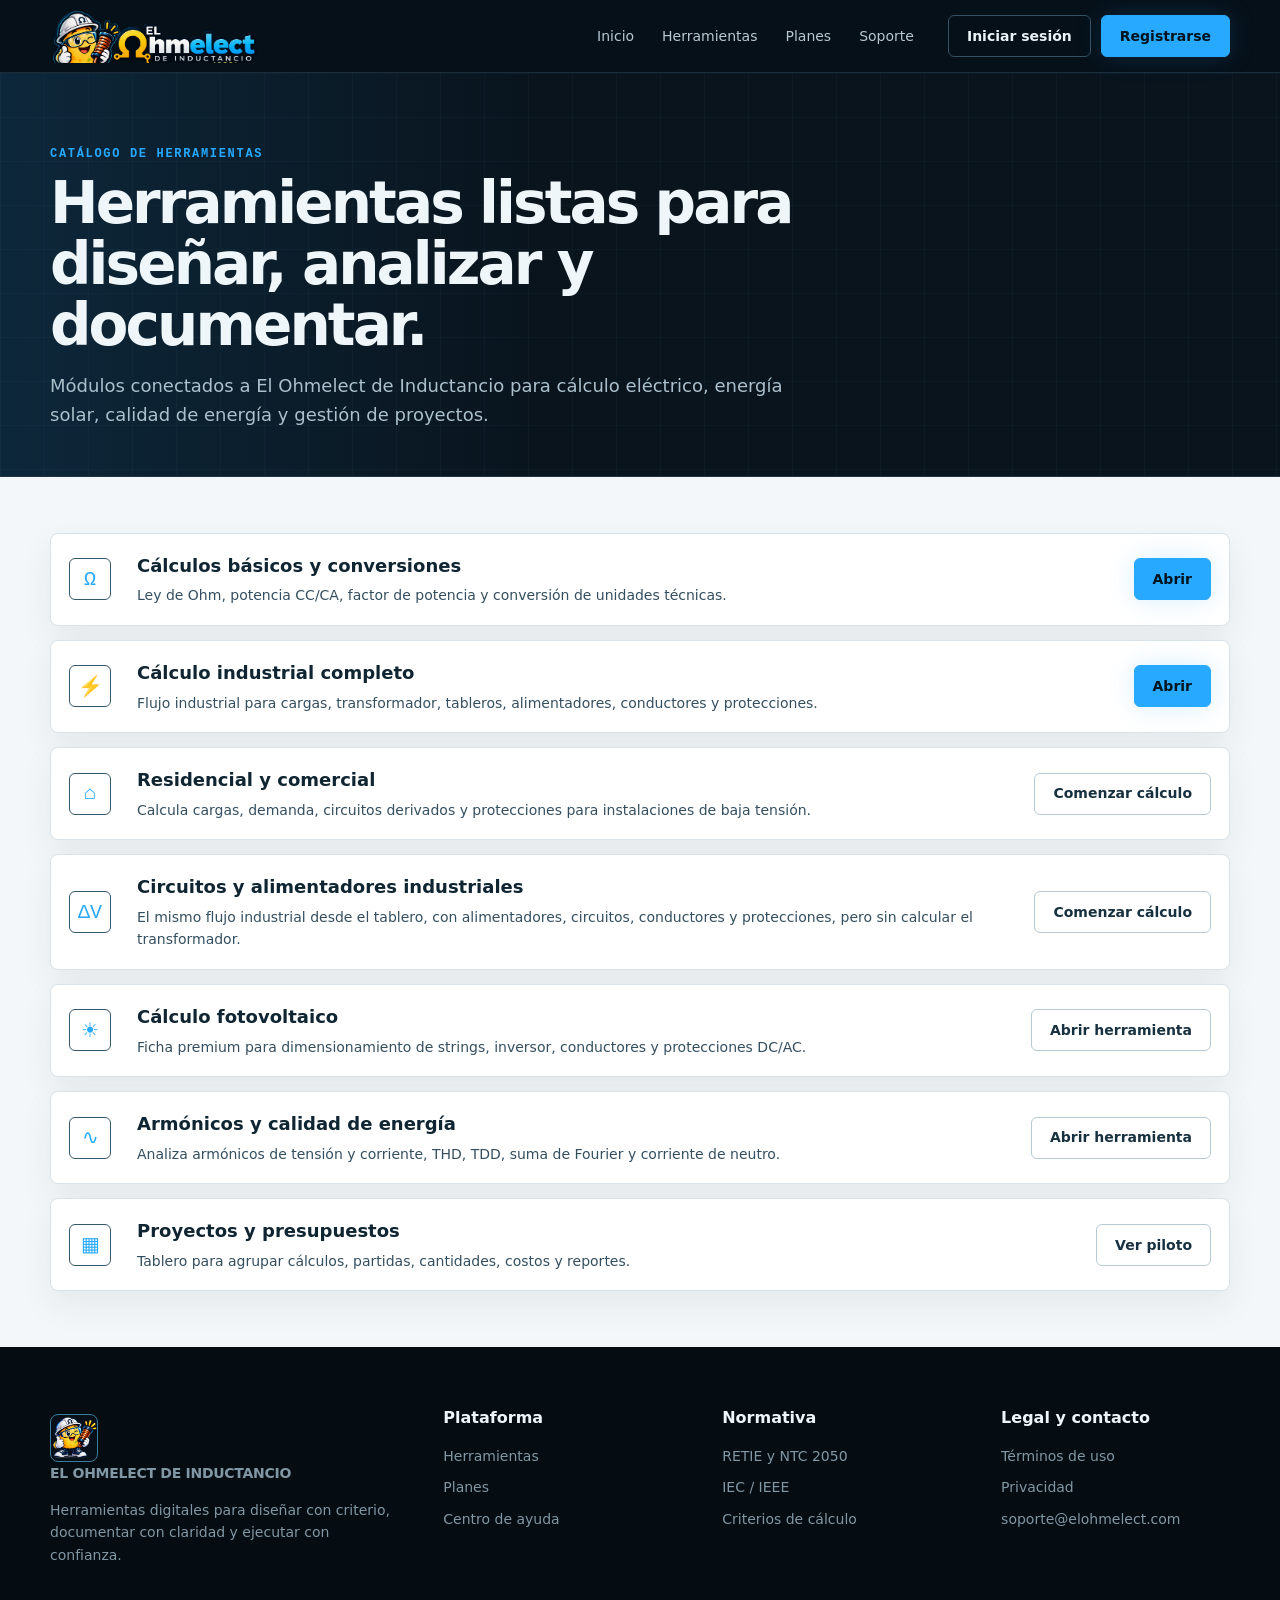
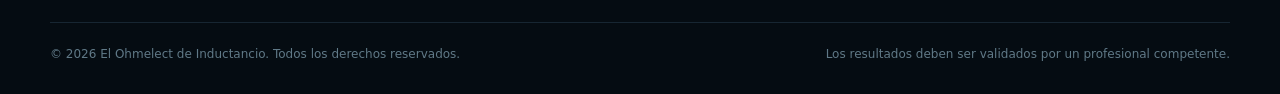
<file: pages/herramientas.html>
﻿<!doctype html>
<html lang="es">
<head>
  <meta charset="utf-8">
  <meta name="viewport" content="width=device-width, initial-scale=1">
  <meta name="description" content="Herramientas de El Ohmelect de Inductancio para proyectos eléctricos.">
  <title>Herramientas - El Ohmelect de Inductancio</title>
  <link rel="icon" href="../assets/img/icon_p.avif">
  <link rel="stylesheet" href="../assets/css/styles.css?v=20261002-logo-placement">
</head>
<body>
  <header class="site-header">
    <div class="wrap nav">
      <a class="brand" href="../index.html"><span class="mark" aria-hidden="true"><img src="../assets/img/logo_p.avif" alt="" aria-hidden="true"></span></a>
      <nav class="links" aria-label="Navegación principal">
        <a href="../index.html">Inicio</a>
        <a href="herramientas.html">Herramientas</a>
        <a href="planes.html">Planes</a>
        <a href="soporte.html">Soporte</a>
      </nav>
      <div class="actions"><a class="btn" href="login.html">Iniciar sesión</a><a class="btn primary" href="registro.html">Registrarse</a></div>
    </div>
  </header>
  <main class="page-main">
    <section class="page-hero">
      <div class="wrap">
        <div class="eyebrow">Catálogo de herramientas</div>
        <h1>Herramientas listas para diseñar, analizar y documentar.</h1>
        <p>Módulos conectados a El Ohmelect de Inductancio para cálculo eléctrico, energía solar, calidad de energía y gestión de proyectos.</p>
      </div>
    </section>
    <section class="page-section">
      <div class="wrap module-list">
        <article class="module-item">
          <span class="icon">Ω</span>
          <div><h3>Cálculos básicos y conversiones</h3><p>Ley de Ohm, potencia CC/CA, factor de potencia y conversión de unidades técnicas.</p></div>
          <a class="btn primary" href="calculos-basicos.html">Abrir</a>
        </article>
        <article class="module-item">
          <span class="icon">⚡</span>
          <div><h3>Cálculo industrial completo</h3><p>Flujo industrial para cargas, transformador, tableros, alimentadores, conductores y protecciones.</p></div>
          <a class="btn primary" href="calculadora.html">Abrir</a>
        </article>
        <article class="module-item">
          <span class="icon">⌂</span>
          <div><h3>Residencial y comercial</h3><p>Calcula cargas, demanda, circuitos derivados y protecciones para instalaciones de baja tensión.</p></div>
          <a class="btn" href="calculadora.html">Comenzar cálculo</a>
        </article>
        <article class="module-item">
          <span class="icon">ΔV</span>
          <div><h3>Circuitos y alimentadores industriales</h3><p>El mismo flujo industrial desde el tablero, con alimentadores, circuitos, conductores y protecciones, pero sin calcular el transformador.</p></div>
          <a class="btn" href="calculadora.html">Comenzar cálculo</a>
        </article>
        <article class="module-item">
          <span class="icon">☀</span>
          <div><h3>Cálculo fotovoltaico</h3><p>Ficha premium para dimensionamiento de strings, inversor, conductores y protecciones DC/AC.</p></div>
          <a class="btn" href="fotovoltaico.html">Abrir herramienta</a>
        </article>
        <article class="module-item">
          <span class="icon">∿</span>
          <div><h3>Armónicos y calidad de energía</h3><p>Analiza armónicos de tensión y corriente, THD, TDD, suma de Fourier y corriente de neutro.</p></div>
          <a class="btn" href="calidad-energia.html">Abrir herramienta</a>
        </article>
        <article class="module-item">
          <span class="icon">▦</span>
          <div><h3>Proyectos y presupuestos</h3><p>Tablero para agrupar cálculos, partidas, cantidades, costos y reportes.</p></div>
          <a class="btn" href="proyectos.html">Ver piloto</a>
        </article>
      </div>
    </section>
  </main>
  <footer>
    <div class="wrap">
      <div class="foot">
        <div>
          <a class="brand" href="../index.html"><span class="mark" aria-hidden="true"><img src="../assets/img/icon_p.avif" alt="" aria-hidden="true"></span><span>EL OHMELECT DE INDUCTANCIO</span></a>
          <p>Herramientas digitales para diseñar con criterio, documentar con claridad y ejecutar con confianza.</p>
        </div>
        <div>
          <h4>Plataforma</h4>
          <a href="herramientas.html">Herramientas</a>
          <a href="planes.html">Planes</a>
          <a href="soporte.html">Centro de ayuda</a>
        </div>
        <div>
          <h4>Normativa</h4>
          <a href="normativa.html">RETIE y NTC 2050</a>
          <a href="normativa.html#iec-ieee">IEC / IEEE</a>
          <a href="normativa.html#criterios">Criterios de cálculo</a>
        </div>
        <div>
          <h4>Legal y contacto</h4>
          <a href="legal.html">Términos de uso</a>
          <a href="legal.html#privacidad">Privacidad</a>
          <a href="mailto:soporte@elohmelect.com">soporte@elohmelect.com</a>
        </div>
      </div>
      <div class="legal">
        <span>© 2026 El Ohmelect de Inductancio. Todos los derechos reservados.</span>
        <span>Los resultados deben ser validados por un profesional competente.</span>
      </div>
    </div>
  </footer>
  <script src="../assets/js/main.js?v=20260913-bfcache" defer></script>
</body>
</html>
</file>
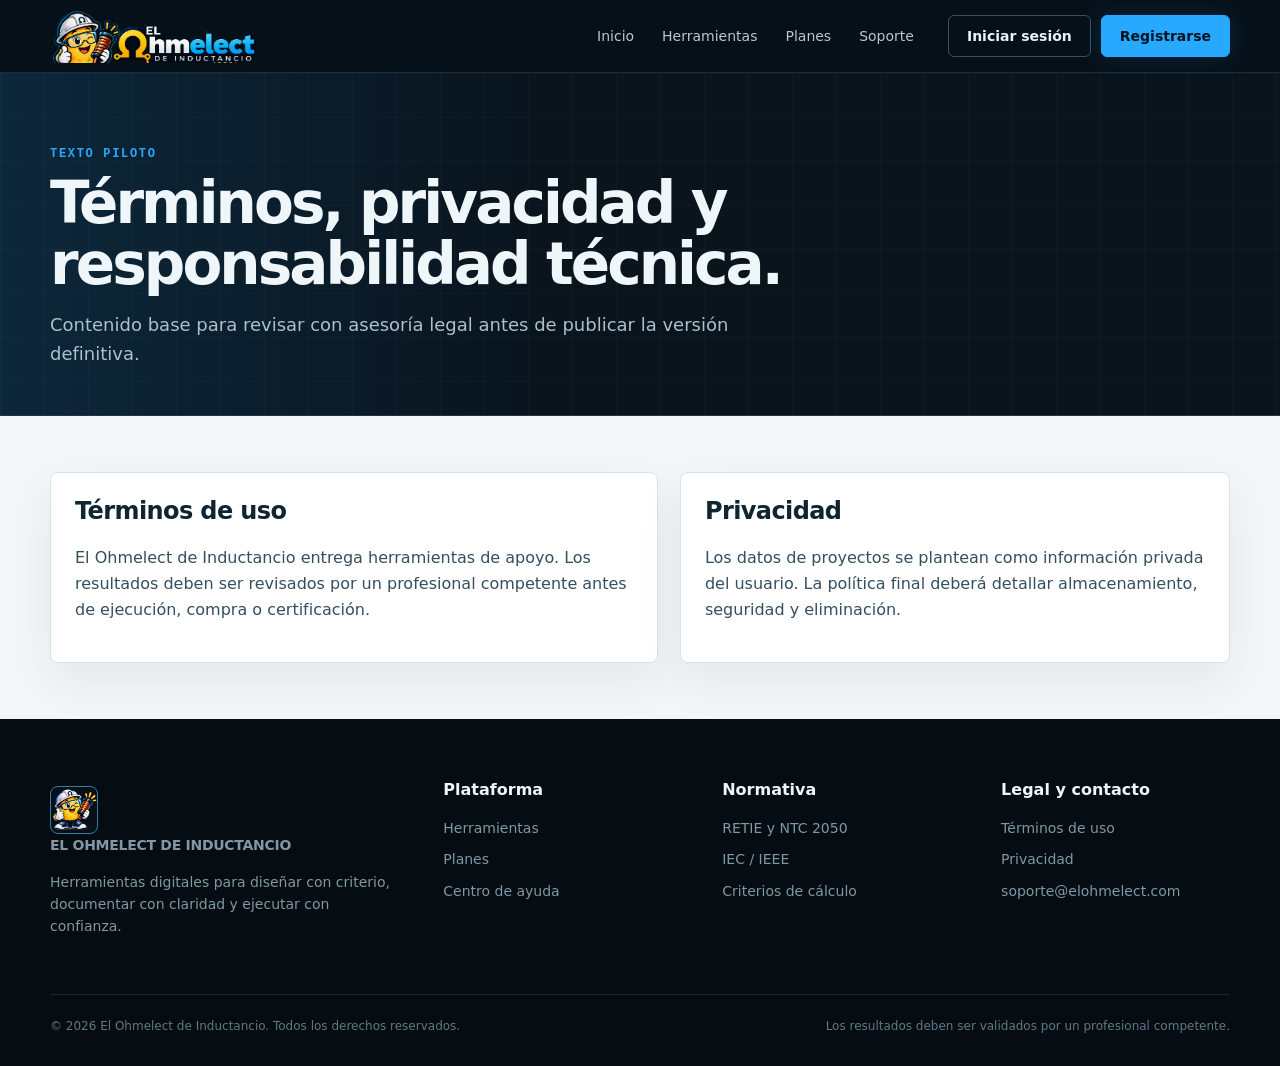
<file: pages/legal.html>
﻿<!doctype html>
<html lang="es">
<head>
  <meta charset="utf-8">
  <meta name="viewport" content="width=device-width, initial-scale=1">
  <title>Legal - El Ohmelect de Inductancio</title>
  <link rel="icon" href="../assets/img/icon_p.avif">
  <link rel="stylesheet" href="../assets/css/styles.css?v=20261002-logo-placement">
</head>
<body>
  <header class="site-header"><div class="wrap nav"><a class="brand" href="../index.html"><span class="mark"><img src="../assets/img/logo_p.avif" alt="" aria-hidden="true"></span></a><nav class="links"><a href="../index.html">Inicio</a><a href="herramientas.html">Herramientas</a><a href="planes.html">Planes</a><a href="soporte.html">Soporte</a></nav><div class="actions"><a class="btn" href="login.html">Iniciar sesión</a><a class="btn primary" href="registro.html">Registrarse</a></div></div></header>
  <main class="page-main">
    <section class="page-hero"><div class="wrap"><div class="eyebrow">Texto piloto</div><h1>Términos, privacidad y responsabilidad técnica.</h1><p>Contenido base para revisar con asesoría legal antes de publicar la versión definitiva.</p></div></section>
    <section class="page-section"><div class="wrap split"><div class="panel"><h2>Términos de uso</h2><p>El Ohmelect de Inductancio entrega herramientas de apoyo. Los resultados deben ser revisados por un profesional competente antes de ejecución, compra o certificación.</p></div><div class="panel" id="privacidad"><h2>Privacidad</h2><p>Los datos de proyectos se plantean como información privada del usuario. La política final deberá detallar almacenamiento, seguridad y eliminación.</p></div></div></section>
  </main>
  <footer>
    <div class="wrap">
      <div class="foot">
        <div><a class="brand" href="../index.html"><span class="mark" aria-hidden="true"><img src="../assets/img/icon_p.avif" alt="" aria-hidden="true"></span><span>EL OHMELECT DE INDUCTANCIO</span></a><p>Herramientas digitales para diseñar con criterio, documentar con claridad y ejecutar con confianza.</p></div>
        <div><h4>Plataforma</h4><a href="herramientas.html">Herramientas</a><a href="planes.html">Planes</a><a href="soporte.html">Centro de ayuda</a></div>
        <div><h4>Normativa</h4><a href="normativa.html">RETIE y NTC 2050</a><a href="normativa.html#iec-ieee">IEC / IEEE</a><a href="normativa.html#criterios">Criterios de cálculo</a></div>
        <div><h4>Legal y contacto</h4><a href="legal.html">Términos de uso</a><a href="legal.html#privacidad">Privacidad</a><a href="mailto:soporte@elohmelect.com">soporte@elohmelect.com</a></div>
      </div>
      <div class="legal"><span>© 2026 El Ohmelect de Inductancio. Todos los derechos reservados.</span><span>Los resultados deben ser validados por un profesional competente.</span></div>
    </div>
  </footer>
  <script src="../assets/js/main.js?v=20260913-bfcache" defer></script>
</body>
</html>
</file>
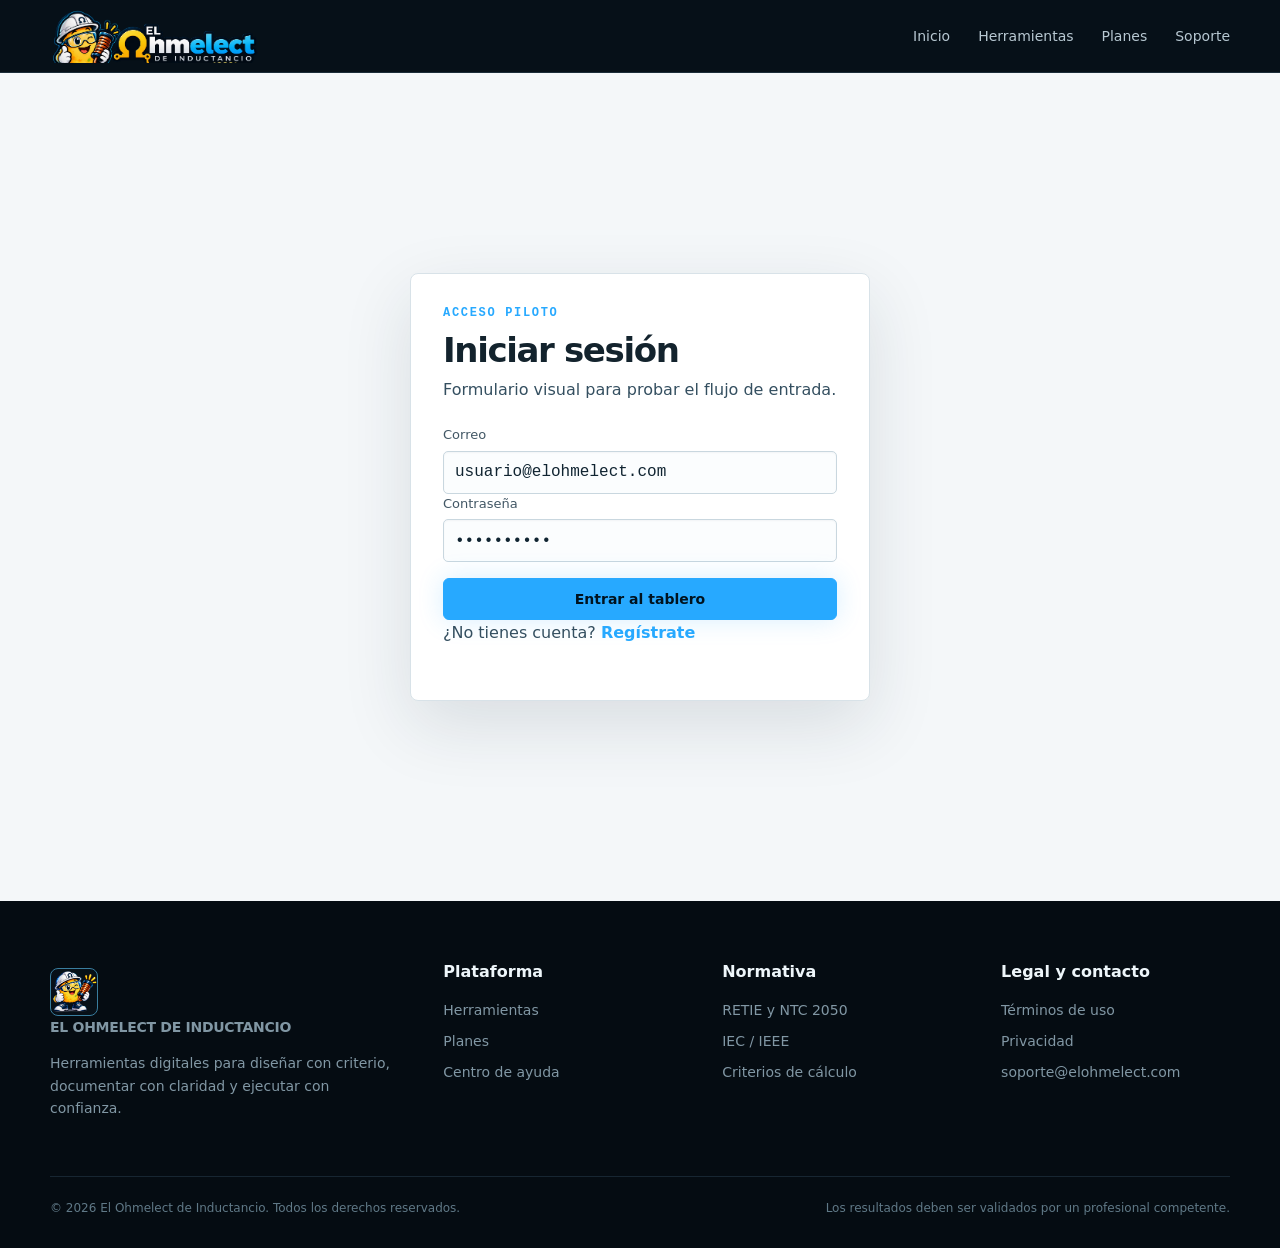
<file: pages/login.html>
﻿<!doctype html>
<html lang="es">
<head>
  <meta charset="utf-8">
  <meta name="viewport" content="width=device-width, initial-scale=1">
  <title>Iniciar sesión - El Ohmelect de Inductancio</title>
  <link rel="icon" href="../assets/img/icon_p.avif">
  <link rel="stylesheet" href="../assets/css/styles.css?v=20261002-logo-placement">
</head>
<body>
  <header class="site-header"><div class="wrap nav"><a class="brand" href="../index.html"><span class="mark"><img src="../assets/img/logo_p.avif" alt="" aria-hidden="true"></span></a><nav class="links"><a href="../index.html">Inicio</a><a href="herramientas.html">Herramientas</a><a href="planes.html">Planes</a><a href="soporte.html">Soporte</a></nav></div></header>
  <main class="auth-shell"><form class="auth-card"><div class="eyebrow">Acceso piloto</div><h1>Iniciar sesión</h1><p>Formulario visual para probar el flujo de entrada.</p><div class="field"><label for="email">Correo</label><input id="email" type="email" value="usuario@elohmelect.com"></div><div class="field"><label for="password">Contraseña</label><input id="password" type="password" value="elohmelect"></div><a class="btn primary" href="proyectos.html">Entrar al tablero</a><p>¿No tienes cuenta? <a class="muted-link" href="registro.html">Regístrate</a></p></form></main>
  <footer>
    <div class="wrap">
      <div class="foot">
        <div><a class="brand" href="../index.html"><span class="mark" aria-hidden="true"><img src="../assets/img/icon_p.avif" alt="" aria-hidden="true"></span><span>EL OHMELECT DE INDUCTANCIO</span></a><p>Herramientas digitales para diseñar con criterio, documentar con claridad y ejecutar con confianza.</p></div>
        <div><h4>Plataforma</h4><a href="herramientas.html">Herramientas</a><a href="planes.html">Planes</a><a href="soporte.html">Centro de ayuda</a></div>
        <div><h4>Normativa</h4><a href="normativa.html">RETIE y NTC 2050</a><a href="normativa.html#iec-ieee">IEC / IEEE</a><a href="normativa.html#criterios">Criterios de cálculo</a></div>
        <div><h4>Legal y contacto</h4><a href="legal.html">Términos de uso</a><a href="legal.html#privacidad">Privacidad</a><a href="mailto:soporte@elohmelect.com">soporte@elohmelect.com</a></div>
      </div>
      <div class="legal"><span>© 2026 El Ohmelect de Inductancio. Todos los derechos reservados.</span><span>Los resultados deben ser validados por un profesional competente.</span></div>
    </div>
  </footer>
  <script src="../assets/js/main.js?v=20260913-bfcache" defer></script>
</body>
</html>
</file>
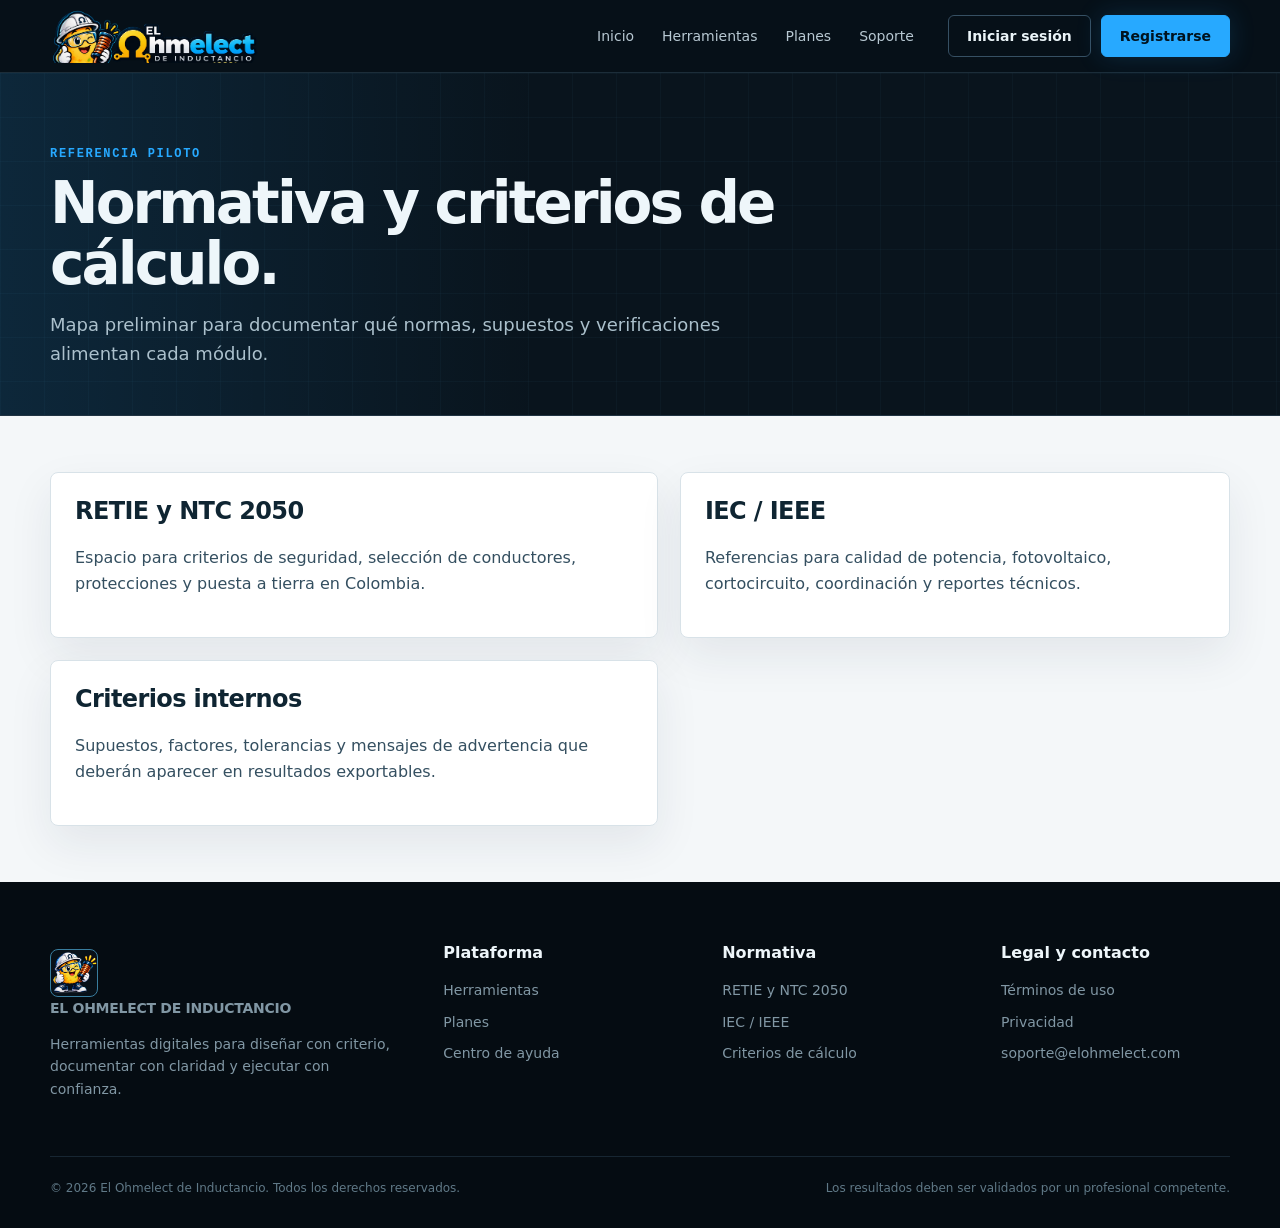
<file: pages/normativa.html>
﻿<!doctype html>
<html lang="es">
<head>
  <meta charset="utf-8">
  <meta name="viewport" content="width=device-width, initial-scale=1">
  <title>Normativa - El Ohmelect de Inductancio</title>
  <link rel="icon" href="../assets/img/icon_p.avif">
  <link rel="stylesheet" href="../assets/css/styles.css?v=20261002-logo-placement">
</head>
<body>
  <header class="site-header"><div class="wrap nav"><a class="brand" href="../index.html"><span class="mark"><img src="../assets/img/logo_p.avif" alt="" aria-hidden="true"></span></a><nav class="links"><a href="../index.html">Inicio</a><a href="herramientas.html">Herramientas</a><a href="planes.html">Planes</a><a href="soporte.html">Soporte</a></nav><div class="actions"><a class="btn" href="login.html">Iniciar sesión</a><a class="btn primary" href="registro.html">Registrarse</a></div></div></header>
  <main class="page-main">
    <section class="page-hero"><div class="wrap"><div class="eyebrow">Referencia piloto</div><h1>Normativa y criterios de cálculo.</h1><p>Mapa preliminar para documentar qué normas, supuestos y verificaciones alimentan cada módulo.</p></div></section>
    <section class="page-section"><div class="wrap split"><div class="panel"><h2>RETIE y NTC 2050</h2><p>Espacio para criterios de seguridad, selección de conductores, protecciones y puesta a tierra en Colombia.</p></div><div class="panel" id="iec-ieee"><h2>IEC / IEEE</h2><p>Referencias para calidad de potencia, fotovoltaico, cortocircuito, coordinación y reportes técnicos.</p></div><div class="panel" id="criterios"><h2>Criterios internos</h2><p>Supuestos, factores, tolerancias y mensajes de advertencia que deberán aparecer en resultados exportables.</p></div></div></section>
  </main>
  <footer>
    <div class="wrap">
      <div class="foot">
        <div><a class="brand" href="../index.html"><span class="mark" aria-hidden="true"><img src="../assets/img/icon_p.avif" alt="" aria-hidden="true"></span><span>EL OHMELECT DE INDUCTANCIO</span></a><p>Herramientas digitales para diseñar con criterio, documentar con claridad y ejecutar con confianza.</p></div>
        <div><h4>Plataforma</h4><a href="herramientas.html">Herramientas</a><a href="planes.html">Planes</a><a href="soporte.html">Centro de ayuda</a></div>
        <div><h4>Normativa</h4><a href="normativa.html">RETIE y NTC 2050</a><a href="normativa.html#iec-ieee">IEC / IEEE</a><a href="normativa.html#criterios">Criterios de cálculo</a></div>
        <div><h4>Legal y contacto</h4><a href="legal.html">Términos de uso</a><a href="legal.html#privacidad">Privacidad</a><a href="mailto:soporte@elohmelect.com">soporte@elohmelect.com</a></div>
      </div>
      <div class="legal"><span>© 2026 El Ohmelect de Inductancio. Todos los derechos reservados.</span><span>Los resultados deben ser validados por un profesional competente.</span></div>
    </div>
  </footer>
  <script src="../assets/js/main.js?v=20260913-bfcache" defer></script>
</body>
</html>
</file>
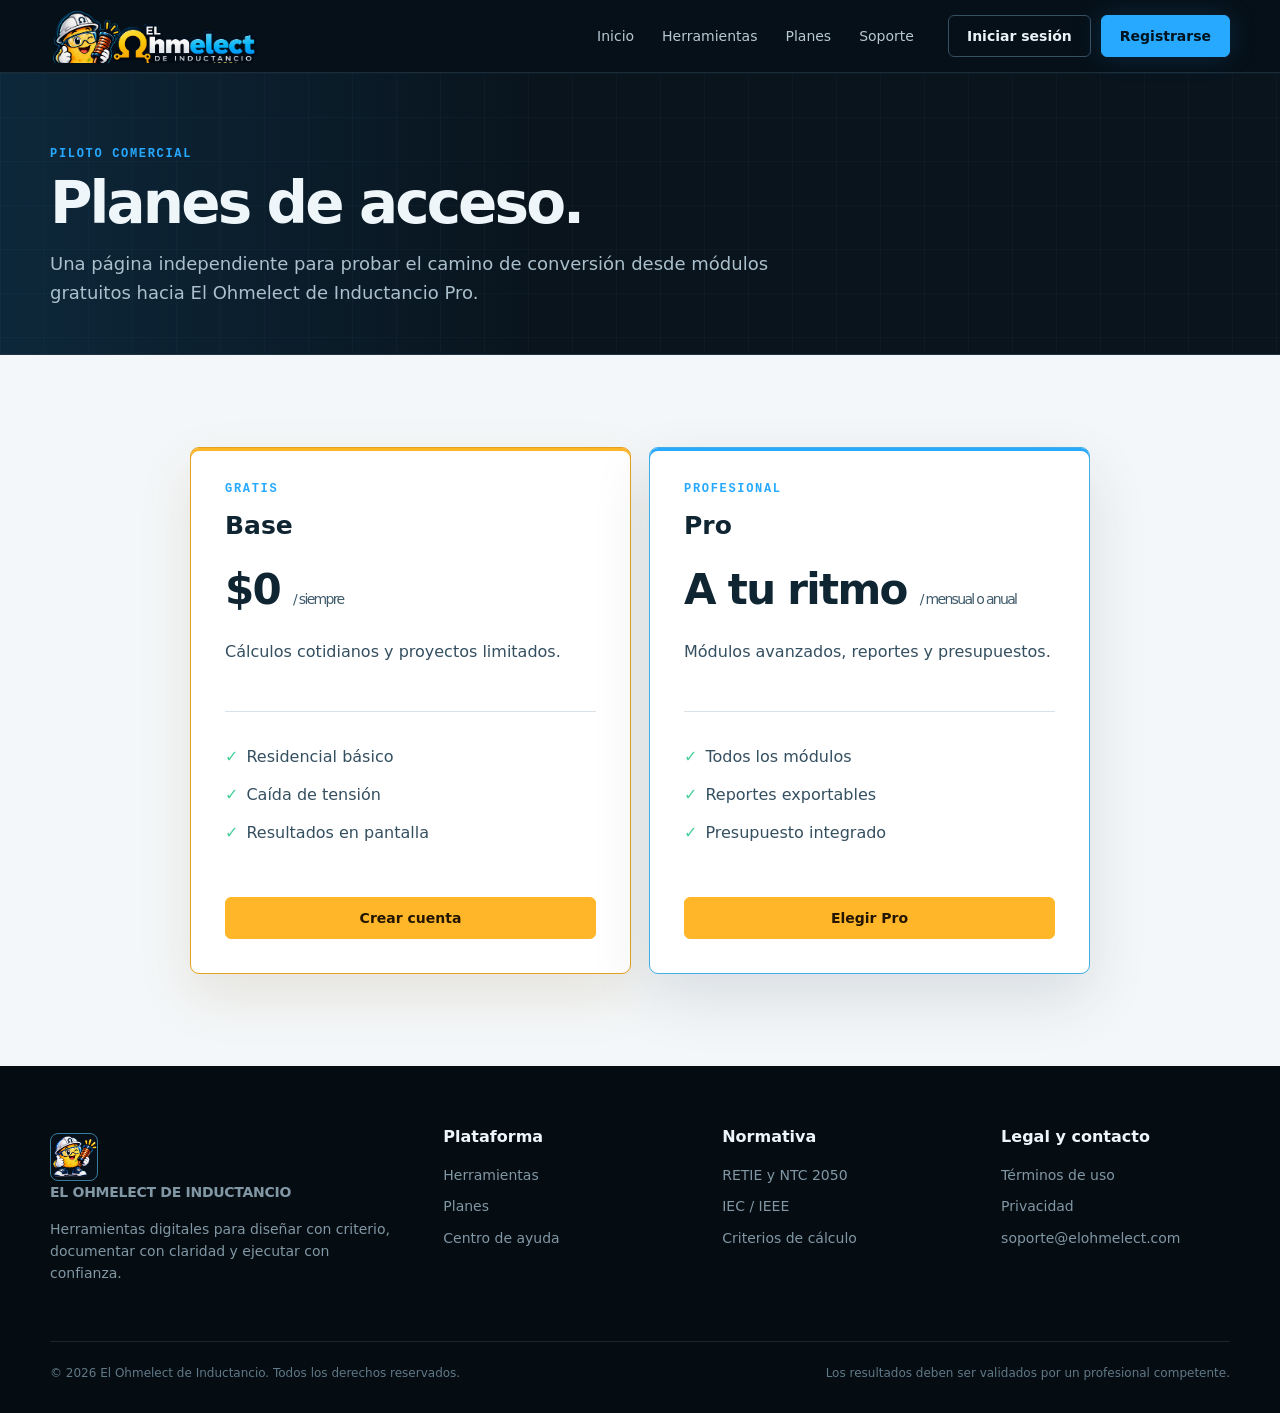
<file: pages/planes.html>
﻿<!doctype html>
<html lang="es">
<head>
  <meta charset="utf-8">
  <meta name="viewport" content="width=device-width, initial-scale=1">
  <title>Planes - El Ohmelect de Inductancio</title>
  <link rel="icon" href="../assets/img/icon_p.avif">
  <link rel="stylesheet" href="../assets/css/styles.css?v=20261002-logo-placement">
</head>
<body>
  <header class="site-header"><div class="wrap nav"><a class="brand" href="../index.html"><span class="mark"><img src="../assets/img/logo_p.avif" alt="" aria-hidden="true"></span></a><nav class="links"><a href="../index.html">Inicio</a><a href="herramientas.html">Herramientas</a><a href="planes.html">Planes</a><a href="soporte.html">Soporte</a></nav><div class="actions"><a class="btn" href="login.html">Iniciar sesión</a><a class="btn primary" href="registro.html">Registrarse</a></div></div></header>
  <main class="page-main">
    <section class="page-hero"><div class="wrap"><div class="eyebrow">Piloto comercial</div><h1>Planes de acceso.</h1><p>Una página independiente para probar el camino de conversión desde módulos gratuitos hacia El Ohmelect de Inductancio Pro.</p></div></section>
    <section class="pricing"><div class="wrap"><div class="price-grid"><article class="price"><div class="eyebrow">Gratis</div><h3>Base</h3><div class="amount">$0 <small>/ siempre</small></div><p>Cálculos cotidianos y proyectos limitados.</p><ul class="features"><li>Residencial básico</li><li>Caída de tensión</li><li>Resultados en pantalla</li></ul><a class="btn amber" href="registro.html">Crear cuenta</a></article><article class="price pro"><div class="eyebrow">Profesional</div><h3>Pro</h3><div class="amount">A tu ritmo <small>/ mensual o anual</small></div><p>Módulos avanzados, reportes y presupuestos.</p><ul class="features"><li>Todos los módulos</li><li>Reportes exportables</li><li>Presupuesto integrado</li></ul><a class="btn amber" href="registro.html">Elegir Pro</a></article></div></div></section>
  </main>
  <footer>
    <div class="wrap">
      <div class="foot">
        <div>
          <a class="brand" href="../index.html"><span class="mark" aria-hidden="true"><img src="../assets/img/icon_p.avif" alt="" aria-hidden="true"></span><span>EL OHMELECT DE INDUCTANCIO</span></a>
          <p>Herramientas digitales para diseñar con criterio, documentar con claridad y ejecutar con confianza.</p>
        </div>
        <div>
          <h4>Plataforma</h4>
          <a href="herramientas.html">Herramientas</a>
          <a href="planes.html">Planes</a>
          <a href="soporte.html">Centro de ayuda</a>
        </div>
        <div>
          <h4>Normativa</h4>
          <a href="normativa.html">RETIE y NTC 2050</a>
          <a href="normativa.html#iec-ieee">IEC / IEEE</a>
          <a href="normativa.html#criterios">Criterios de cálculo</a>
        </div>
        <div>
          <h4>Legal y contacto</h4>
          <a href="legal.html">Términos de uso</a>
          <a href="legal.html#privacidad">Privacidad</a>
          <a href="mailto:soporte@elohmelect.com">soporte@elohmelect.com</a>
        </div>
      </div>
      <div class="legal">
        <span>© 2026 El Ohmelect de Inductancio. Todos los derechos reservados.</span>
        <span>Los resultados deben ser validados por un profesional competente.</span>
      </div>
    </div>
  </footer>
  <script src="../assets/js/main.js?v=20260913-bfcache" defer></script>
</body>
</html>
</file>
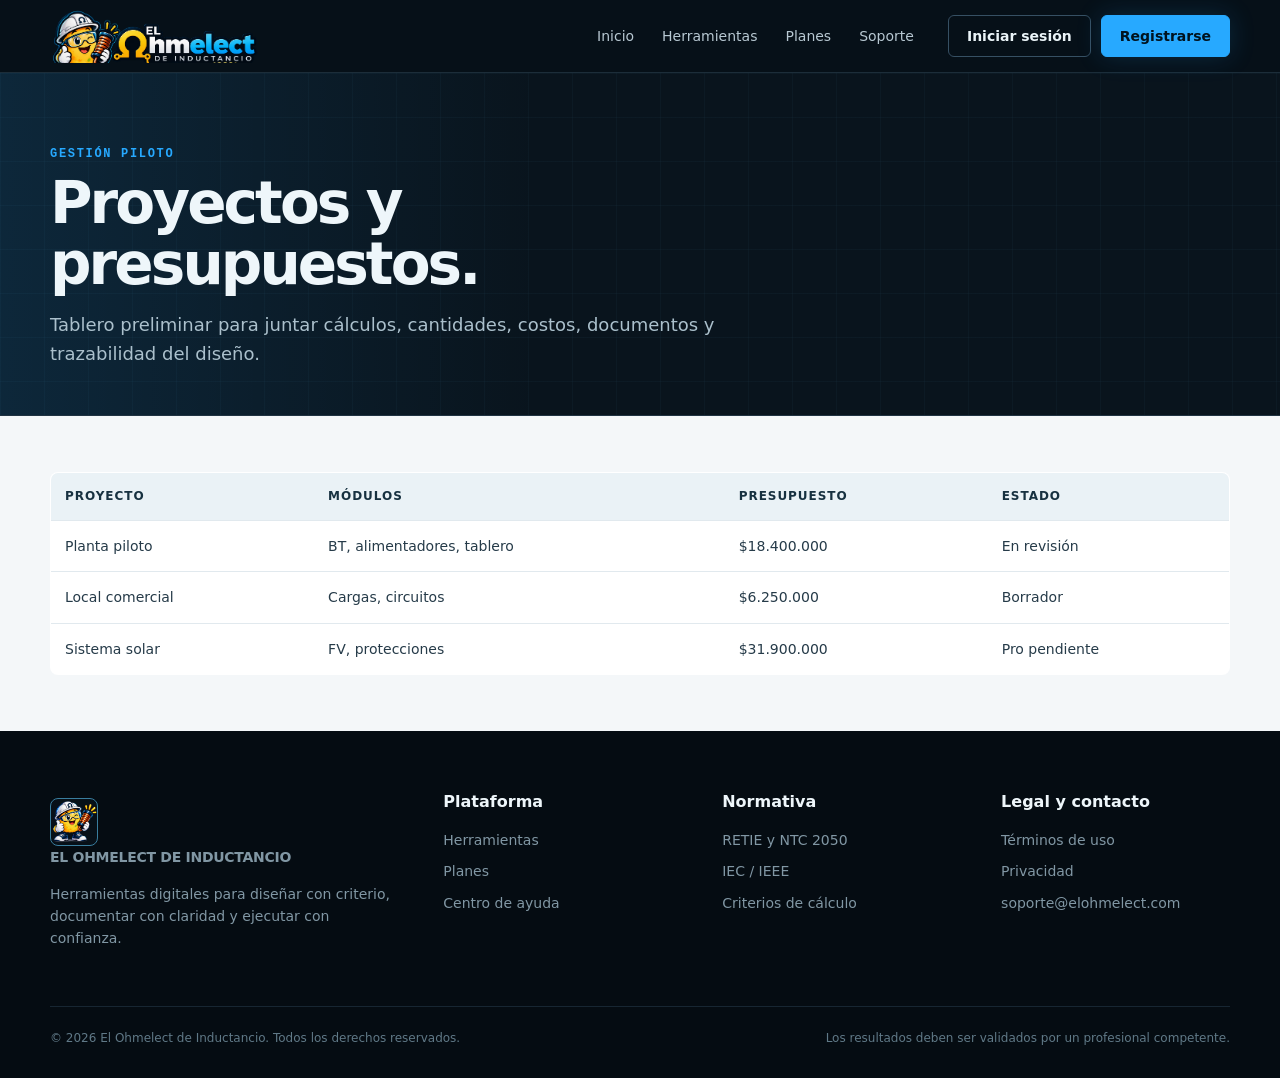
<file: pages/proyectos.html>
﻿<!doctype html>
<html lang="es">
<head>
  <meta charset="utf-8">
  <meta name="viewport" content="width=device-width, initial-scale=1">
  <title>Proyectos - El Ohmelect de Inductancio</title>
  <link rel="icon" href="../assets/img/icon_p.avif">
  <link rel="stylesheet" href="../assets/css/styles.css?v=20261002-logo-placement">
</head>
<body>
  <header class="site-header"><div class="wrap nav"><a class="brand" href="../index.html"><span class="mark"><img src="../assets/img/logo_p.avif" alt="" aria-hidden="true"></span></a><nav class="links"><a href="../index.html">Inicio</a><a href="herramientas.html">Herramientas</a><a href="planes.html">Planes</a><a href="soporte.html">Soporte</a></nav><div class="actions"><a class="btn" href="login.html">Iniciar sesión</a><a class="btn primary" href="registro.html">Registrarse</a></div></div></header>
  <main class="page-main">
    <section class="page-hero"><div class="wrap"><div class="eyebrow">Gestión piloto</div><h1>Proyectos y presupuestos.</h1><p>Tablero preliminar para juntar cálculos, cantidades, costos, documentos y trazabilidad del diseño.</p></div></section>
    <section class="page-section"><div class="wrap">
      <table class="table"><thead><tr><th>Proyecto</th><th>Módulos</th><th>Presupuesto</th><th>Estado</th></tr></thead><tbody><tr><td>Planta piloto</td><td>BT, alimentadores, tablero</td><td>$18.400.000</td><td>En revisión</td></tr><tr><td>Local comercial</td><td>Cargas, circuitos</td><td>$6.250.000</td><td>Borrador</td></tr><tr><td>Sistema solar</td><td>FV, protecciones</td><td>$31.900.000</td><td>Pro pendiente</td></tr></tbody></table>
    </div></section>
  </main>
  <footer>
    <div class="wrap">
      <div class="foot">
        <div><a class="brand" href="../index.html"><span class="mark" aria-hidden="true"><img src="../assets/img/icon_p.avif" alt="" aria-hidden="true"></span><span>EL OHMELECT DE INDUCTANCIO</span></a><p>Herramientas digitales para diseñar con criterio, documentar con claridad y ejecutar con confianza.</p></div>
        <div><h4>Plataforma</h4><a href="herramientas.html">Herramientas</a><a href="planes.html">Planes</a><a href="soporte.html">Centro de ayuda</a></div>
        <div><h4>Normativa</h4><a href="normativa.html">RETIE y NTC 2050</a><a href="normativa.html#iec-ieee">IEC / IEEE</a><a href="normativa.html#criterios">Criterios de cálculo</a></div>
        <div><h4>Legal y contacto</h4><a href="legal.html">Términos de uso</a><a href="legal.html#privacidad">Privacidad</a><a href="mailto:soporte@elohmelect.com">soporte@elohmelect.com</a></div>
      </div>
      <div class="legal"><span>© 2026 El Ohmelect de Inductancio. Todos los derechos reservados.</span><span>Los resultados deben ser validados por un profesional competente.</span></div>
    </div>
  </footer>
  <script src="../assets/js/main.js?v=20260913-bfcache" defer></script>
</body>
</html>
</file>
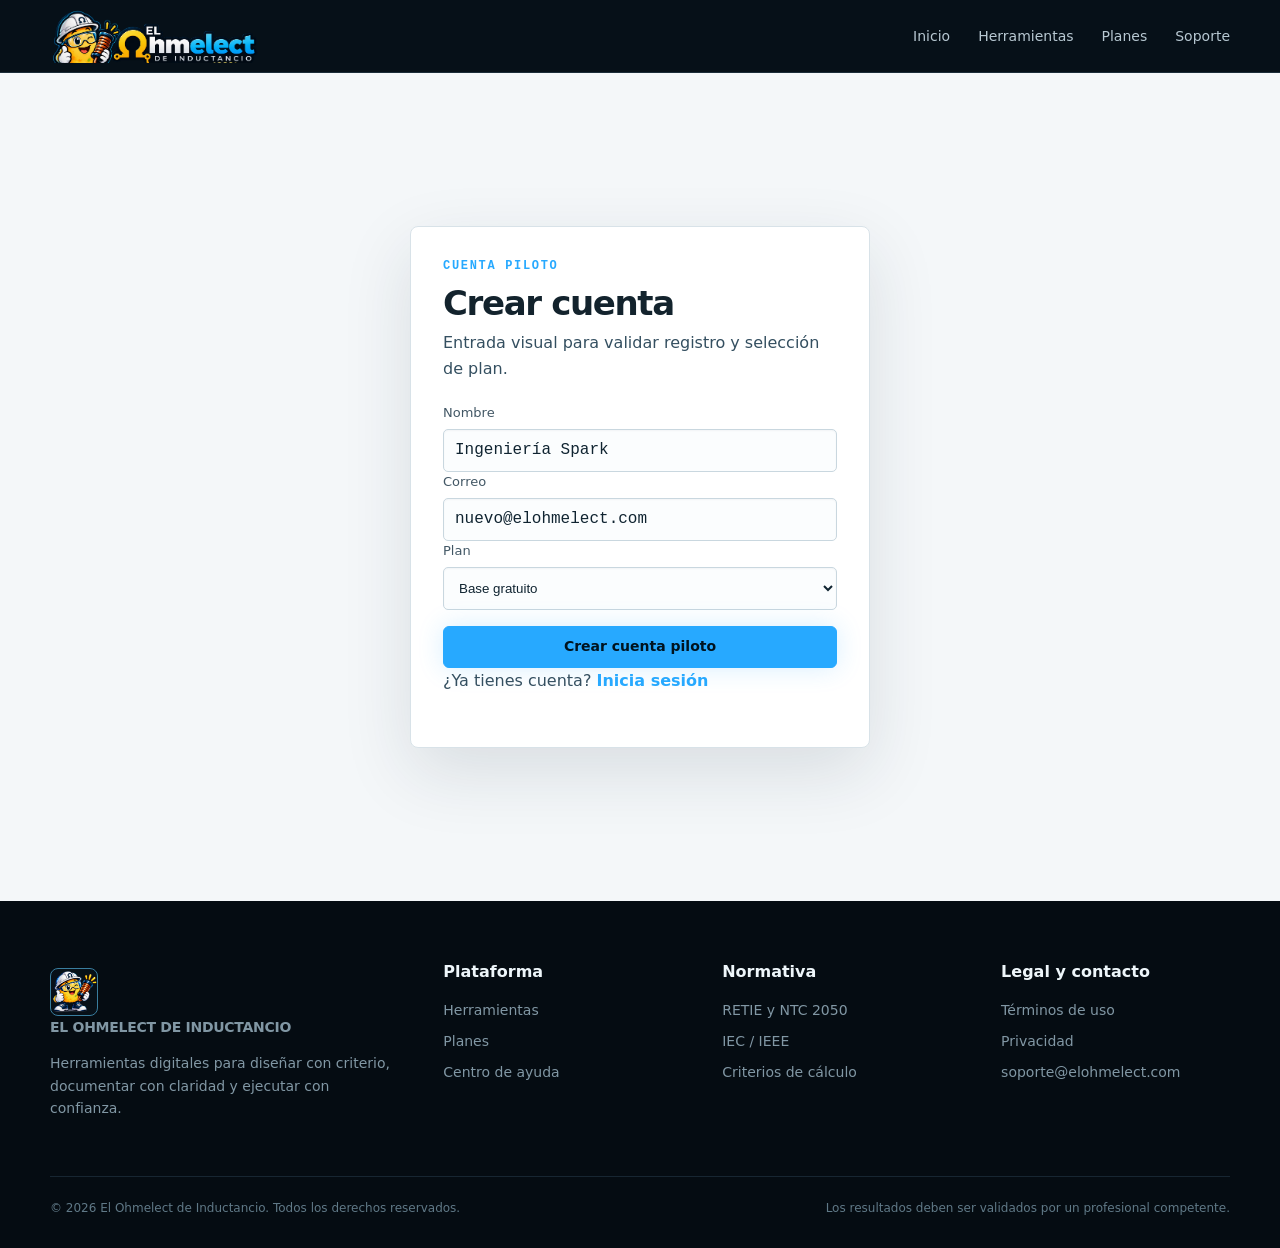
<file: pages/registro.html>
﻿<!doctype html>
<html lang="es">
<head>
  <meta charset="utf-8">
  <meta name="viewport" content="width=device-width, initial-scale=1">
  <title>Registro - El Ohmelect de Inductancio</title>
  <link rel="icon" href="../assets/img/icon_p.avif">
  <link rel="stylesheet" href="../assets/css/styles.css?v=20261002-logo-placement">
</head>
<body>
  <header class="site-header"><div class="wrap nav"><a class="brand" href="../index.html"><span class="mark"><img src="../assets/img/logo_p.avif" alt="" aria-hidden="true"></span></a><nav class="links"><a href="../index.html">Inicio</a><a href="herramientas.html">Herramientas</a><a href="planes.html">Planes</a><a href="soporte.html">Soporte</a></nav></div></header>
  <main class="auth-shell"><form class="auth-card"><div class="eyebrow">Cuenta piloto</div><h1>Crear cuenta</h1><p>Entrada visual para validar registro y selección de plan.</p><div class="field"><label for="name">Nombre</label><input id="name" value="Ingeniería Spark"></div><div class="field"><label for="email">Correo</label><input id="email" type="email" value="nuevo@elohmelect.com"></div><div class="field"><label for="plan">Plan</label><select id="plan"><option>Base gratuito</option><option>El Ohmelect de Inductancio Pro</option></select></div><a class="btn primary" href="proyectos.html">Crear cuenta piloto</a><p>¿Ya tienes cuenta? <a class="muted-link" href="login.html">Inicia sesión</a></p></form></main>
  <footer>
    <div class="wrap">
      <div class="foot">
        <div><a class="brand" href="../index.html"><span class="mark" aria-hidden="true"><img src="../assets/img/icon_p.avif" alt="" aria-hidden="true"></span><span>EL OHMELECT DE INDUCTANCIO</span></a><p>Herramientas digitales para diseñar con criterio, documentar con claridad y ejecutar con confianza.</p></div>
        <div><h4>Plataforma</h4><a href="herramientas.html">Herramientas</a><a href="planes.html">Planes</a><a href="soporte.html">Centro de ayuda</a></div>
        <div><h4>Normativa</h4><a href="normativa.html">RETIE y NTC 2050</a><a href="normativa.html#iec-ieee">IEC / IEEE</a><a href="normativa.html#criterios">Criterios de cálculo</a></div>
        <div><h4>Legal y contacto</h4><a href="legal.html">Términos de uso</a><a href="legal.html#privacidad">Privacidad</a><a href="mailto:soporte@elohmelect.com">soporte@elohmelect.com</a></div>
      </div>
      <div class="legal"><span>© 2026 El Ohmelect de Inductancio. Todos los derechos reservados.</span><span>Los resultados deben ser validados por un profesional competente.</span></div>
    </div>
  </footer>
  <script src="../assets/js/main.js?v=20260913-bfcache" defer></script>
</body>
</html>
</file>
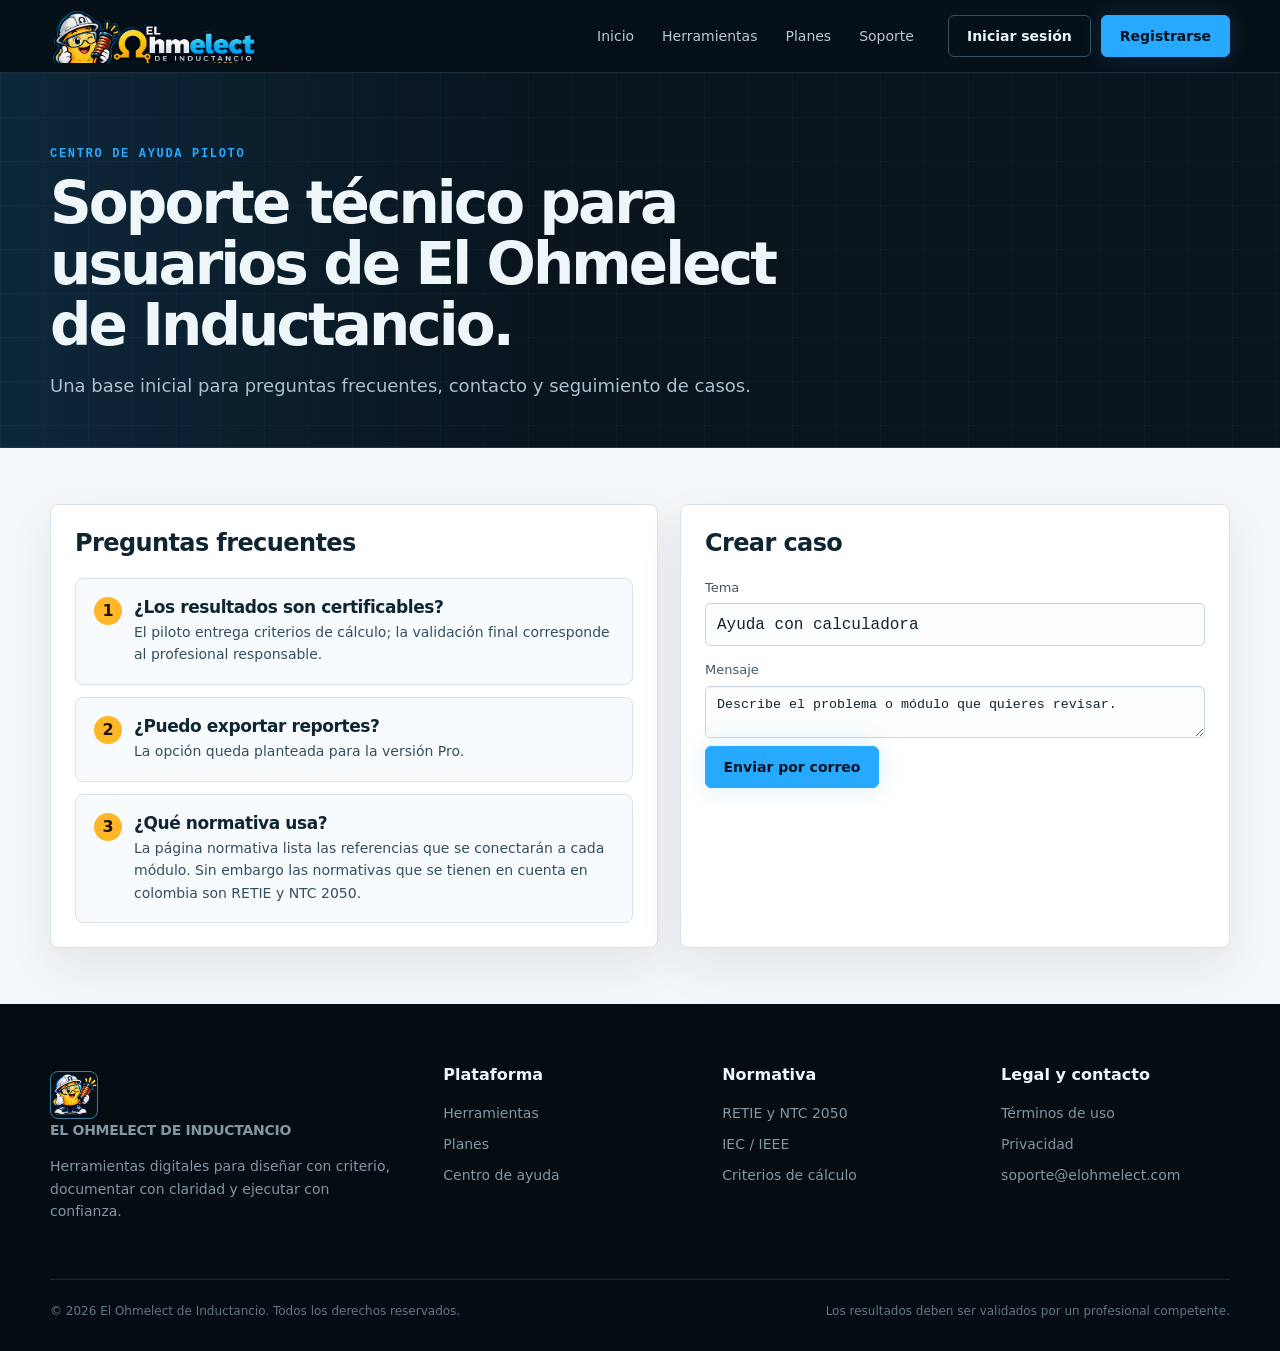
<file: pages/soporte.html>
﻿<!doctype html>
<html lang="es">
<head>
  <meta charset="utf-8">
  <meta name="viewport" content="width=device-width, initial-scale=1">
  <title>Soporte - El Ohmelect de Inductancio</title>
  <link rel="icon" href="../assets/img/icon_p.avif">
  <link rel="stylesheet" href="../assets/css/styles.css?v=20261002-logo-placement">
</head>
<body>
  <header class="site-header"><div class="wrap nav"><a class="brand" href="../index.html"><span class="mark"><img src="../assets/img/logo_p.avif" alt="" aria-hidden="true"></span></a><nav class="links"><a href="../index.html">Inicio</a><a href="herramientas.html">Herramientas</a><a href="planes.html">Planes</a><a href="soporte.html">Soporte</a></nav><div class="actions"><a class="btn" href="login.html">Iniciar sesión</a><a class="btn primary" href="registro.html">Registrarse</a></div></div></header>
  <main class="page-main">
    <section class="page-hero"><div class="wrap"><div class="eyebrow">Centro de ayuda piloto</div><h1>Soporte técnico para usuarios de El Ohmelect de Inductancio.</h1><p>Una base inicial para preguntas frecuentes, contacto y seguimiento de casos.</p></div></section>
    <section class="page-section"><div class="wrap split"><div class="panel"><h2>Preguntas frecuentes</h2><div class="steps"><div class="step"><h3>¿Los resultados son certificables?</h3><p>El piloto entrega criterios de cálculo; la validación final corresponde al profesional responsable.</p></div><div class="step"><h3>¿Puedo exportar reportes?</h3><p>La opción queda planteada para la versión Pro.</p></div><div class="step"><h3>¿Qué normativa usa?</h3><p>La página normativa lista las referencias que se conectarán a cada módulo. Sin embargo las normativas que se tienen en cuenta en colombia son RETIE y NTC 2050.</p></div></div></div><form class="panel"><h2>Crear caso</h2><div class="form-grid"><div class="field full"><label for="topic">Tema</label><input id="topic" value="Ayuda con calculadora"></div><div class="field full"><label for="message">Mensaje</label><textarea id="message">Describe el problema o módulo que quieres revisar.</textarea></div></div><a class="btn primary" href="mailto:soporte@elohmelect.com">Enviar por correo</a></form></div></section>
  </main>
  <footer>
    <div class="wrap">
      <div class="foot">
        <div><a class="brand" href="../index.html"><span class="mark" aria-hidden="true"><img src="../assets/img/icon_p.avif" alt="" aria-hidden="true"></span><span>EL OHMELECT DE INDUCTANCIO</span></a><p>Herramientas digitales para diseñar con criterio, documentar con claridad y ejecutar con confianza.</p></div>
        <div><h4>Plataforma</h4><a href="herramientas.html">Herramientas</a><a href="planes.html">Planes</a><a href="soporte.html">Centro de ayuda</a></div>
        <div><h4>Normativa</h4><a href="normativa.html">RETIE y NTC 2050</a><a href="normativa.html#iec-ieee">IEC / IEEE</a><a href="normativa.html#criterios">Criterios de cálculo</a></div>
        <div><h4>Legal y contacto</h4><a href="legal.html">Términos de uso</a><a href="legal.html#privacidad">Privacidad</a><a href="mailto:soporte@elohmelect.com">soporte@elohmelect.com</a></div>
      </div>
      <div class="legal"><span>© 2026 El Ohmelect de Inductancio. Todos los derechos reservados.</span><span>Los resultados deben ser validados por un profesional competente.</span></div>
    </div>
  </footer>
  <script src="../assets/js/main.js?v=20260913-bfcache" defer></script>
</body>
</html>
</file>
<file: assets/css/styles.css>
:root {
  --bg: #071018;
  --panel: #0d1923;
  --panel-strong: #101f2b;
  --line: #203342;
  --text: #eef6fa;
  --muted: #96aab7;
  --blue: #27a9ff;
  --amber: #ffb629;
  --green: #46d19a;
  --max: 1180px;
}

* { box-sizing: border-box; }
html { scroll-behavior: smooth; }

body {
  margin: 0;
  background: var(--bg);
  color: var(--text);
  font: 16px/1.6 Inter, ui-sans-serif, system-ui, -apple-system, BlinkMacSystemFont, "Segoe UI", sans-serif;
  opacity: 0;
  animation: pageIn .42s ease-out forwards;
}

body.page-exit { animation: pageOut .18s ease-in forwards; }

a { color: inherit; text-decoration: none; }
button, input { font: inherit; }
.is-hidden { display: none; }
.wrap { width: min(var(--max), calc(100% - 40px)); margin: auto; }

.eyebrow {
  color: var(--blue);
  font: 700 12px/1.2 ui-monospace, SFMono-Regular, Consolas, monospace;
  letter-spacing: .14em;
  text-transform: uppercase;
}

.site-header {
  position: sticky;
  top: 0;
  z-index: 20;
  border-bottom: 1px solid rgba(69, 101, 122, .35);
  background: rgba(7, 16, 24, .88);
  -webkit-backdrop-filter: blur(16px);
  backdrop-filter: blur(16px);
}

.nav { display: flex; height: 72px; align-items: center; gap: 34px; }
.brand { display: flex; align-items: center; gap: 11px; font-size: 14px; font-weight: 780; letter-spacing: -.02em; white-space: nowrap; }

.mark {
  display: grid;
  width: 48px;
  height: 48px;
  place-items: center;
  border: 1px solid #397d9e;
  border-radius: 8px;
  overflow: hidden;
  background: #071018;
  color: var(--amber);
  padding: 0;
}

.mark img {
  width: 100%;
  height: 100%;
  max-width: 100%;
  object-fit: contain;
  object-position: center;
  transform: none;
}

.links { display: flex; gap: 28px; margin-left: auto; color: #b7c8d2; font-size: 14px; }
.links a:hover { color: #fff; }
.actions { display: flex; gap: 10px; }

.btn {
  display: inline-flex;
  min-height: 42px;
  align-items: center;
  justify-content: center;
  padding: 0 18px;
  border: 1px solid #365063;
  border-radius: 6px;
  background: transparent;
  color: #eaf4f8;
  cursor: pointer;
  font-size: 14px;
  font-weight: 700;
  transition: transform .2s ease, border-color .2s ease, background-color .2s ease, box-shadow .2s ease;
}

.btn:hover { border-color: #5b839d; transform: translateY(-2px); box-shadow: 0 10px 24px rgba(0, 0, 0, .18); }
.btn:active { transform: translateY(0); }
.btn.primary { border-color: var(--blue); background: var(--blue); color: #00131f; box-shadow: 0 0 26px rgba(39, 169, 255, .18); }
.btn.amber { border-color: var(--amber); background: var(--amber); color: #241600; }

.hero {
  position: relative;
  overflow: hidden;
  padding: 100px 0 84px;
  border-bottom: 1px solid var(--line);
  background-image:
    linear-gradient(rgba(41, 79, 102, .12) 1px, transparent 1px),
    linear-gradient(90deg, rgba(41, 79, 102, .12) 1px, transparent 1px);
  background-size: 48px 48px;
}

.hero::after {
  position: absolute;
  top: -150px;
  right: -100px;
  width: 620px;
  height: 620px;
  background: radial-gradient(circle, rgba(39, 169, 255, .13), transparent 64%);
  content: "";
  pointer-events: none;
}

.hero-grid { display: grid; align-items: center; gap: 68px; grid-template-columns: 1.1fr .9fr; }
.hero-grid > *, .page-hero .wrap { animation: riseIn .58s ease-out both; }
.hero-grid > *:nth-child(2) { animation-delay: .08s; }
.hero h1 { max-width: 800px; margin: 18px 0 24px; font-size: clamp(42px, 6vw, 72px); letter-spacing: -.055em; line-height: 1.04; }
.hero h1 span { color: var(--blue); }
.lead { max-width: 650px; margin: 0 0 34px; color: #afc2cd; font-size: 19px; }
.hero-actions { display: flex; flex-wrap: wrap; gap: 12px; }
.micro { display: flex; gap: 24px; margin-top: 34px; color: #8299a7; font-size: 13px; }
.micro span::before, .features li::before { margin-right: 8px; color: var(--green); content: "✓"; }

.diagram {
  position: relative;
  min-height: 390px;
  padding: 28px;
  border: 1px solid #27465a;
  border-radius: 10px;
  background: linear-gradient(145deg, #0d1b26, #09131b);
  box-shadow: 0 30px 70px rgba(0, 0, 0, .32);
  transition: transform .28s ease, border-color .28s ease, box-shadow .28s ease;
}

.diagram:hover { border-color: #3b7494; transform: translateY(-5px); box-shadow: 0 34px 80px rgba(0, 0, 0, .38); }

.diagram::before {
  color: #6d8798;
  content: "ESQUEMA DE PROYECTO · BT";
  font: 11px ui-monospace, SFMono-Regular, Consolas, monospace;
  letter-spacing: .12em;
}

.flow { margin-top: 40px; }
.flow-row { display: grid; align-items: center; gap: 14px; grid-template-columns: 84px 1fr 70px; margin: 18px 0; }
.node { padding: 10px 8px; border: 1px solid #3d6379; border-radius: 4px; background: #102633; font: 700 11px ui-monospace, SFMono-Regular, Consolas, monospace; text-align: center; }
.wire { position: relative; height: 1px; background: var(--blue); }
.wire::after { position: absolute; top: -3px; right: 0; width: 7px; height: 7px; border-radius: 50%; background: var(--blue); content: ""; }
.metric { padding-left: 10px; border-left: 2px solid var(--amber); }
.metric b { display: block; font-size: 18px; }
.metric small { color: #8199a7; }

.status {
  position: absolute;
  right: 28px;
  bottom: 24px;
  left: 28px;
  display: flex;
  justify-content: space-between;
  padding-top: 18px;
  border-top: 1px solid var(--line);
  color: #7892a2;
  font: 11px ui-monospace, SFMono-Regular, Consolas, monospace;
}

.status strong { color: var(--green); }
section { padding: 92px 0; }

.section-head {
  display: flex;
  align-items: end;
  justify-content: space-between;
  gap: 30px;
  margin-bottom: 38px;
}

.section-head h2 { margin: 10px 0 0; font-size: clamp(32px, 4vw, 48px); letter-spacing: -.04em; line-height: 1.12; }
.section-head p { max-width: 470px; margin: 0; color: var(--muted); }
.tools { background: #09141d; }

.tools-note {
  display: flex;
  align-items: center;
  gap: 10px;
  margin: 0 0 26px;
  padding: 13px 16px;
  border: 1px dashed #2d5368;
  border-radius: 6px;
  color: #9eb5c1;
  font-size: 14px;
}

.tools-note b { color: var(--amber); }
.grid { display: grid; gap: 16px; grid-template-columns: repeat(3, 1fr); }

.card {
  display: flex;
  min-height: 285px;
  flex-direction: column;
  padding: 26px;
  border: 1px solid var(--line);
  border-radius: 8px;
  background: linear-gradient(150deg, var(--panel-strong), var(--panel));
  animation: riseIn .52s ease-out both;
  transition: transform .22s ease, border-color .22s ease, box-shadow .22s ease;
}

.card:hover { border-color: #376078; transform: translateY(-6px); box-shadow: 0 22px 48px rgba(0, 0, 0, .22); }
.card:nth-child(2), .module-item:nth-child(2), .step:nth-child(2) { animation-delay: .06s; }
.card:nth-child(3), .module-item:nth-child(3), .step:nth-child(3) { animation-delay: .12s; }
.card:nth-child(4), .module-item:nth-child(4) { animation-delay: .18s; }
.card:nth-child(5) { animation-delay: .24s; }
.card:nth-child(6) { animation-delay: .3s; }
.card-top { display: flex; align-items: center; justify-content: space-between; }
.icon { display: grid; width: 42px; height: 42px; place-items: center; border: 1px solid #36586d; border-radius: 6px; color: var(--blue); font: 20px ui-monospace, SFMono-Regular, Consolas, monospace; }
.tag { padding: 5px 8px; border-radius: 3px; background: var(--amber); color: #05121a; font: 700 10px ui-monospace, SFMono-Regular, Consolas, monospace; letter-spacing: .1em; text-transform: uppercase; }
.tag.free { background: var(--green); }
.card h3 { margin: 24px 0 10px; font-size: 20px; line-height: 1.3; }
.card p { margin: 0; color: var(--muted); font-size: 14px; }
.card a { margin-top: auto; padding-top: 25px; color: #d6e8f1; font-size: 14px; font-weight: 700; }
.card a span { margin-left: 5px; color: var(--blue); }

.pricing { border-top: 1px solid var(--line); background: var(--bg); }
.price-grid { display: grid; max-width: 900px; gap: 18px; grid-template-columns: 1fr 1fr; margin: 0 auto; }
.price { padding: 34px; border: 1px solid var(--line); border-radius: 9px; background: var(--panel); }
.price:not(.pro) { border-color: var(--amber); box-shadow: inset 0 3px var(--amber), 0 18px 45px rgba(0, 0, 0, .18); }
.price.pro { border-color: #2c8ac0; box-shadow: inset 0 3px var(--blue), 0 25px 60px rgba(0, 0, 0, .25); }
.price h3 { margin: 10px 0; font-size: 25px; }
.amount { font-size: 42px; font-weight: 800; letter-spacing: -.04em; }
.amount small { color: var(--muted); font-size: 14px; font-weight: 500; }
.price > p { min-height: 52px; color: var(--muted); }
.features { padding: 20px 0; border-top: 1px solid var(--line); margin: 20px 0; list-style: none; }
.features li { margin: 12px 0; color: #bed0d9; }
.price .btn { width: 100%; }

.cta-band { padding: 54px 0; background: var(--blue); color: #02131d; }
.cta-in { display: flex; align-items: center; justify-content: space-between; gap: 30px; }
.cta-in h2 { margin: 0; font-size: 34px; letter-spacing: -.035em; line-height: 1.15; }
.cta-in p { margin: 8px 0 0; color: #0c3b56; }
.cta-in .btn { border-color: #06283c; background: #06283c; color: #fff; white-space: nowrap; }

footer { padding: 58px 0 30px; background: #050c12; }
.foot { display: grid; gap: 50px; grid-template-columns: 1.5fr repeat(3, 1fr); }
.foot p, .foot a { color: #8197a4; font-size: 14px; }
.foot h4 { margin: 0 0 14px; }
.foot a { display: block; margin: 9px 0; }
.foot a:hover { color: #fff; }
.legal { display: flex; justify-content: space-between; margin-top: 42px; padding-top: 22px; border-top: 1px solid #172632; color: #607987; font-size: 12px; }

.quick-trigger {
  position: fixed;
  right: 22px;
  bottom: 22px;
  z-index: 35;
  display: flex;
  min-height: 50px;
  align-items: center;
  gap: 10px;
  padding: 0 18px;
  border: 1px solid #f7c057;
  border-radius: 8px;
  background: var(--amber);
  color: #1e1503;
  box-shadow: 0 14px 38px rgba(0, 0, 0, .42);
  cursor: pointer;
  font-weight: 800;
  transition: transform .2s ease, box-shadow .2s ease;
}

.quick-trigger:hover { transform: translateY(-3px); box-shadow: 0 18px 46px rgba(0, 0, 0, .5); }

.quick-trigger .bolt { font-size: 20px; }
.hero-brand-visual { display: grid; min-height: 460px; place-items: center; }
.hero-brand-visual img { width: min(500px, 110%); aspect-ratio: 1; object-fit: contain; filter: drop-shadow(0 28px 46px rgba(0, 0, 0, .32)); }
.quick-panel { position: fixed; inset: 0 0 0 auto; z-index: 50; width: min(430px, 100%); overflow: auto; padding: 24px; border-left: 1px solid #31556a; background: #08131c; box-shadow: -24px 0 70px rgba(0, 0, 0, .55); transform: translateX(105%); transition: transform .25s ease; }
.quick-panel.open { transform: none; }
.quick-backdrop { position: fixed; inset: 0; z-index: 45; background: rgba(1, 7, 11, .62); -webkit-backdrop-filter: blur(3px); backdrop-filter: blur(3px); opacity: 0; pointer-events: none; transition: .2s; }
.quick-backdrop.open { opacity: 1; pointer-events: auto; }
.quick-head { display: flex; align-items: start; justify-content: space-between; gap: 20px; padding-bottom: 20px; border-bottom: 1px solid var(--line); }
.quick-head h2 { margin: 6px 0; font-size: 24px; line-height: 1.2; }
.quick-head p { margin: 0; color: var(--muted); font-size: 14px; }
.close { width: 40px; height: 40px; border: 1px solid var(--line); border-radius: 6px; background: var(--panel); color: #fff; cursor: pointer; font-size: 22px; }
.quick-groups { display: grid; gap: 9px; grid-template-columns: 1fr 1fr; margin: 22px 0; }
.quick-link { padding: 13px; border: 1px solid var(--line); border-radius: 6px; background: var(--panel); color: #c8d8e0; cursor: pointer; font-weight: 650; text-align: left; }
.quick-link:hover, .quick-link.active { border-color: var(--blue); background: #102839; color: #fff; }
.mini-calc { padding: 20px; border: 1px solid #28536c; border-radius: 8px; background: #0d1e29; }
.mini-calc h3 { margin: 0 0 4px; }
.mini-calc > p { margin: 0 0 18px; color: var(--muted); font-size: 13px; }
.field-row { display: grid; gap: 10px; grid-template-columns: 1fr 1fr; }
.field label { display: block; margin-bottom: 5px; color: #9db2bd; font-size: 13px; }
.field input, .quick-panel .field select { width: 100%; height: 43px; padding: 0 11px; border: 1px solid #315267; border-radius: 5px; background: #07131b; color: #fff; font: 16px ui-monospace, SFMono-Regular, Consolas, monospace; }
.result { display: flex; align-items: center; justify-content: space-between; margin-top: 15px; padding: 13px; border-left: 3px solid var(--green); background: #0a1720; }
.result span { color: var(--muted); font-size: 13px; }
.result strong { font: 700 20px ui-monospace, SFMono-Regular, Consolas, monospace; }
.quick-calc[hidden] { display: none; }
.quick-field { margin-top: 10px; }
.result-stack { display: grid; align-items: initial; justify-content: initial; }
.result-stack strong { margin-top: 3px; }
.result-stack small { margin-top: 2px; color: #8299a7; font: 11px ui-monospace, SFMono-Regular, Consolas, monospace; }
.sr-only { position: absolute; width: 1px; height: 1px; overflow: hidden; clip: rect(0, 0, 0, 0); white-space: nowrap; }
.scientific-head { display: flex; align-items: start; justify-content: space-between; gap: 16px; }
.scientific-head h3 { margin-bottom: 4px; }
.angle-mode { padding: 6px 9px; border: 1px solid var(--blue); border-radius: 5px; background: #102839; color: #fff; cursor: pointer; font: 700 11px ui-monospace, SFMono-Regular, Consolas, monospace; }
.scientific-display { width: 100%; height: 46px; margin-top: 8px; padding: 0 12px; border: 1px solid #315267; border-radius: 5px 5px 0 0; outline: none; background: #07131b; color: #dbeaf1; font: 15px ui-monospace, SFMono-Regular, Consolas, monospace; text-align: right; }
.scientific-display:focus { border-color: var(--blue); }
.scientific-result { display: block; min-height: 48px; overflow: hidden; padding: 7px 12px; border: 1px solid #315267; border-top: 0; border-radius: 0 0 5px 5px; background: #091720; color: var(--green); font: 700 22px/34px ui-monospace, SFMono-Regular, Consolas, monospace; text-align: right; text-overflow: ellipsis; white-space: nowrap; }
.scientific-keys { display: grid; gap: 7px; grid-template-columns: repeat(4, 1fr); margin-top: 14px; }
.scientific-keys button { min-height: 39px; border: 1px solid #29485b; border-radius: 5px; background: #10212d; color: #dbeaf1; cursor: pointer; font-weight: 700; transition: border-color .15s, background-color .15s; }
.scientific-keys button:hover { border-color: var(--blue); background: #153044; }
.scientific-keys .key-action { color: var(--amber); }
.scientific-keys .key-equals { border-color: var(--blue); background: var(--blue); color: #00131f; }
.scientific-help { margin: 12px 0 0; color: #7892a2; font-size: 11px; }
.panel-note { margin-top: 20px; color: #76909f; font-size: 12px; }

/* Página de cálculos básicos */
.calculations-page { background: #f4f7f9; }
.calc-index { position: sticky; top: 72px; z-index: 15; border-bottom: 1px solid #d8e2e8; background: rgba(255, 255, 255, .96); backdrop-filter: blur(12px); }
.calc-index .wrap { display: flex; gap: 8px; overflow-x: auto; padding: 12px 0; scrollbar-width: thin; }
.calc-index a { flex: 0 0 auto; padding: 7px 12px; border: 1px solid #c9d7df; border-radius: 20px; color: #365466; font-size: 12px; font-weight: 700; }
.calc-index a:hover { border-color: var(--blue); color: #0879b7; background: #eef8fd; }
.calc-library { padding: 54px 0 80px; background: #f4f7f9; }
.calc-library-grid { display: grid; gap: 20px; grid-template-columns: repeat(2, minmax(0, 1fr)); }
.calc-tool-card { scroll-margin-top: 145px; padding: 28px; border: 1px solid #d8e2e8; border-radius: 10px; background: #fff; color: #13232d; box-shadow: 0 18px 45px rgba(22, 44, 58, .08); }
.calc-tool-wide { grid-column: 1 / -1; }
.calc-tool-heading { display: flex; align-items: center; gap: 14px; margin-bottom: 12px; }
.calc-tool-heading h2 { margin: 3px 0 0; font-size: 25px; letter-spacing: -.03em; }
.calc-tool-card > p { margin: 0 0 22px; color: #405b6b; font-size: 14px; }
.calc-tool-card .field label { color: #425765; }
.calc-tool-card .field input, .calc-tool-card .field select { width: 100%; height: 43px; padding: 0 11px; border: 1px solid #c9d7df; border-radius: 5px; background: #fbfdfe; color: #102431; font: 15px ui-monospace, SFMono-Regular, Consolas, monospace; }
.calc-tool-card .field-note { display: block; margin-top: 6px; color: #607886; font-size: 11px; line-height: 1.45; }
.converter-layout { display: grid; gap: 12px; grid-template-columns: repeat(2, minmax(0, 1fr)); }
.calc-warning { margin-top: 22px; padding: 16px 18px; border: 1px dashed #b8cad4; border-radius: 7px; background: #fff; color: #405b6b; font-size: 13px; }
.calc-warning strong { color: var(--amber); }
.electric-wheel-layout { display: grid; align-items: start; gap: 34px; grid-template-columns: 1.05fr .95fr; }
.formula-wheel { position: relative; display: grid; width: 320px; height: 320px; overflow: hidden; border: 2px solid #315d75; border-radius: 50%; grid-template-columns: 1fr 1fr; grid-template-rows: 1fr 1fr; background: #07131b; box-shadow: inset 0 0 45px rgba(39, 169, 255, .08), 0 20px 45px rgba(0, 0, 0, .25); }
.wheel-segment { display: grid; place-content: center; gap: 2px; border: 0; background: #0d202d; color: #9eb3bf; cursor: pointer; transition: background-color .2s, color .2s, box-shadow .2s; }
.wheel-segment:nth-child(odd) { border-right: 1px solid #315267; }
.wheel-p, .wheel-v { border-bottom: 1px solid #315267; }
.wheel-segment strong { font: 800 34px/1 ui-monospace, SFMono-Regular, Consolas, monospace; }
.wheel-segment span { font-size: 11px; font-weight: 700; }
.wheel-segment small { display: block; max-width: 118px; margin-top: 4px; color: #738d9b; font: 9px/1.35 ui-monospace, SFMono-Regular, Consolas, monospace; }
.wheel-segment:hover { background: #123247; color: #fff; }
.wheel-segment.active { background: #0c3c59; color: var(--blue); box-shadow: inset 0 0 30px rgba(39, 169, 255, .15); }
.wheel-segment.active small { color: #b8dcee; }
.wheel-segment:disabled { background: #09151e; color: #4e626e; cursor: not-allowed; }
.wheel-segment:disabled small { color: #42545f; }
.wheel-center { position: absolute; top: 50%; left: 50%; display: grid; width: 92px; height: 92px; place-content: center; border: 2px solid var(--amber); border-radius: 50%; background: #09141d; color: var(--amber); font: 800 23px/1 ui-monospace, SFMono-Regular, Consolas, monospace; text-align: center; transform: translate(-50%, -50%); pointer-events: none; }
.wheel-center small { color: #8da2ae; font-size: 9px; font-weight: 500; }
.wheel-form { display: grid; min-width: 0; gap: 12px; }
.formula-map { display: grid; gap: 10px; grid-template-columns: 1fr 1fr; }
.formula-tile { display: grid; min-height: 145px; grid-template-columns: auto 1fr; align-content: center; gap: 2px 10px; padding: 18px; border: 1px solid #d1dee5; border-radius: 9px; background: #f8fbfd; color: #173140; cursor: pointer; text-align: left; transition: border-color .2s, background-color .2s, transform .2s; }
.formula-tile:hover { border-color: #8dc9e8; background: #f0f9fd; transform: translateY(-2px); }
.formula-tile.active { border-color: var(--blue); background: #eaf7fd; box-shadow: inset 3px 0 var(--blue), 0 12px 28px rgba(22, 44, 58, .1); }
.formula-symbol { grid-row: 1 / span 2; color: var(--blue); font: 800 32px/1 ui-monospace, SFMono-Regular, Consolas, monospace; }
.formula-name { align-self: center; font-size: 13px; font-weight: 800; }
.formula-tile small { grid-column: 1 / -1; margin-top: 10px; color: #567180; font: 12px/1.65 ui-monospace, SFMono-Regular, Consolas, monospace; }
.calc-tool-card .result { border: 1px solid #dbe7ed; border-left: 3px solid var(--green); background: #f5fafc; color: #13232d; }
.calc-tool-card .result span, .calc-tool-card .result-stack small { color: #607886; }
.pf-dynamic-inputs { display: grid; gap: 10px; grid-template-columns: 1fr 1fr; margin-top: 10px; }
.unit-input { display: grid; grid-template-columns: 1fr auto; }
.unit-input input { border-radius: 5px 0 0 5px !important; }
.unit-input select { width: auto !important; min-width: 76px; border-left: 0 !important; border-radius: 0 5px 5px 0 !important; }
#quickPanel .quick-groups, #quickPanel [data-calc-panel]:not([data-calc-panel="scientific"]) { display: none !important; }

.page-main { background: #f4f7f9; color: #13232d; }
.page-hero {
  padding: 74px 0 46px;
  border-bottom: 1px solid var(--line);
  color: var(--text);
  background:
    linear-gradient(90deg, rgba(39, 169, 255, .13), transparent 42%),
    linear-gradient(rgba(41, 79, 102, .1) 1px, transparent 1px),
    linear-gradient(90deg, rgba(41, 79, 102, .1) 1px, transparent 1px),
    #09141d;
  background-size: auto, 44px 44px, 44px 44px;
}
.page-hero h1 { max-width: 780px; margin: 12px 0 16px; color: var(--text); font-size: clamp(36px, 5vw, 58px); letter-spacing: -.05em; line-height: 1.05; }
.page-hero p { max-width: 760px; margin: 0; color: #abc0cc; font-size: 18px; }
.page-section { padding: 56px 0; background: #f4f7f9; }
.split { display: grid; gap: 22px; grid-template-columns: 1.05fr .95fr; }
.panel {
  padding: 24px;
  border: 1px solid #d8e2e8;
  border-radius: 8px;
  background: #ffffff;
  color: #13232d;
  box-shadow: 0 18px 45px rgba(22, 44, 58, .08);
  animation: riseIn .5s ease-out both;
  transition: transform .22s ease, box-shadow .22s ease, border-color .22s ease;
}
.panel:hover { border-color: #c2d3dc; transform: translateY(-3px); box-shadow: 0 22px 52px rgba(22, 44, 58, .11); }
.panel h2, .panel h3 { margin-top: 0; letter-spacing: -.025em; line-height: 1.2; }
.panel h2, .panel h3 { color: #0f2532; }
.panel p { color: #344f60; }
.module-list { display: grid; gap: 14px; }
.module-item {
  display: grid;
  gap: 16px;
  grid-template-columns: 52px 1fr auto;
  align-items: center;
  padding: 18px;
  border: 1px solid #d8e2e8;
  border-radius: 8px;
  background: #ffffff;
  color: #13232d;
  box-shadow: 0 14px 34px rgba(22, 44, 58, .07);
  animation: riseIn .5s ease-out both;
  transition: transform .2s ease, border-color .2s ease, box-shadow .2s ease;
}
.module-item:hover { border-color: #b9ced9; transform: translateY(-3px); box-shadow: 0 18px 42px rgba(22, 44, 58, .1); }
.module-item p { margin: 4px 0 0; color: #344f60; font-size: 14px; }
.module-item h3 { margin: 0; color: #0f2532; font-size: 18px; }
.page-section .btn:not(.primary):not(.amber), .auth-card .btn:not(.primary):not(.amber) {
  border-color: #b7c9d3;
  background: #ffffff;
  color: #173140;
}
.page-section .btn:not(.primary):not(.amber):hover, .auth-card .btn:not(.primary):not(.amber):hover {
  border-color: #6d91a5;
}
.stat-grid { display: grid; gap: 12px; grid-template-columns: repeat(3, 1fr); margin-top: 22px; }
.stat {
  padding: 16px;
  border: 1px solid #d9e5eb;
  border-left: 4px solid var(--blue);
  border-radius: 6px;
  background: #f8fbfd;
}
.stat b { display: block; font-size: 24px; letter-spacing: -.03em; }
.stat span { color: #405b6b; font-size: 13px; }
.form-grid { display: grid; gap: 14px; grid-template-columns: 1fr 1fr; }
.form-grid .field.full { grid-column: 1 / -1; }
.panel .field label, .auth-card .field label { color: #425765; }
.panel .field input, .panel .field select, .panel .field textarea,
.auth-card .field input, .auth-card .field select, .auth-card .field textarea {
  width: 100%;
  min-height: 43px;
  padding: 10px 11px;
  border: 1px solid #c9d7df;
  border-radius: 5px;
  background: #fbfdfe;
  color: #102431;
  box-shadow: inset 0 1px 2px rgba(16, 36, 49, .04);
}
.field textarea { min-height: 110px; resize: vertical; }
.table {
  width: 100%;
  border-collapse: collapse;
  overflow: hidden;
  border: 1px solid #d8e2e8;
  border-radius: 8px;
  background: #ffffff;
  color: #263b49;
  font-size: 14px;
}
.table th, .table td { padding: 14px; border-bottom: 1px solid #e1e9ee; text-align: left; }
.table th { background: #eaf2f6; color: #173140; font-size: 12px; letter-spacing: .08em; text-transform: uppercase; }
.table tr:last-child td { border-bottom: 0; }
.steps { display: grid; gap: 12px; counter-reset: step; }
.step { position: relative; padding: 18px 18px 18px 58px; border: 1px solid #d8e2e8; border-radius: 8px; background: #f8fbfd; }
.step::before {
  position: absolute;
  top: 18px;
  left: 18px;
  display: grid;
  width: 28px;
  height: 28px;
  place-items: center;
  border-radius: 50%;
  background: var(--amber);
  color: #211500;
  counter-increment: step;
  content: counter(step);
  font-weight: 800;
}
.step h3 { margin: 0 0 4px; font-size: 17px; }
.step p { margin: 0; color: #344f60; font-size: 14px; }
.auth-shell { display: grid; min-height: calc(100vh - 72px); place-items: center; padding: 46px 0; background: #f4f7f9; color: #13232d; }
.auth-card {
  width: min(460px, calc(100% - 32px));
  padding: 32px;
  border: 1px solid #d8e2e8;
  border-radius: 8px;
  background: #ffffff;
  box-shadow: 0 24px 70px rgba(22, 44, 58, .12);
  animation: riseIn .5s ease-out both;
}
.auth-card h1 { margin: 12px 0 8px; font-size: 34px; letter-spacing: -.04em; line-height: 1.08; }
.auth-card p { margin: 0 0 22px; color: #344f60; }
.auth-card .btn { width: 100%; margin-top: 16px; }
.muted-link { color: var(--blue); font-weight: 700; }
.page-main .pricing { border-top: 0; background: #f4f7f9; }
.page-main .price {
  border-color: #d8e2e8;
  background: #ffffff;
  color: #13232d;
  box-shadow: 0 18px 45px rgba(22, 44, 58, .08);
}
.page-main .price:not(.pro) { border-color: #e5a11f; box-shadow: inset 0 3px var(--amber), 0 22px 54px rgba(127, 91, 20, .12); }
.page-main .price.pro { border-color: #42aee8; box-shadow: inset 0 3px var(--blue), 0 24px 60px rgba(22, 44, 58, .12); }
.page-main .price h3, .page-main .amount { color: #0f2532; }
.page-main .price > p, .page-main .features li { color: #344f60; }
.page-main .amount small { color: #405b6b; }
.page-main .features { border-top-color: #d8e2e8; }

@keyframes pageIn {
  from { opacity: 0; }
  to { opacity: 1; }
}

@keyframes pageOut {
  from { opacity: 1; }
  to { opacity: 0; }
}

@keyframes riseIn {
  from { opacity: 0; transform: translateY(14px); }
  to { opacity: 1; transform: translateY(0); }
}

@media (prefers-reduced-motion: reduce) {
  html { scroll-behavior: auto; }
  *, *::before, *::after {
    animation-duration: .01ms !important;
    animation-iteration-count: 1 !important;
    scroll-behavior: auto !important;
    transition-duration: .01ms !important;
  }
}

@media (max-width: 900px) {
  .links { display: none; }
  .actions .btn:first-child { display: none; }
  .hero-grid { grid-template-columns: 1fr; }
  .hero-brand-visual { min-height: 390px; }
  .diagram { min-height: 340px; }
  .grid { grid-template-columns: repeat(2, 1fr); }
  .foot { grid-template-columns: 1fr 1fr; }
  .section-head { display: block; }
  .section-head p { margin-top: 16px; }
  .split { grid-template-columns: 1fr; }
  .module-item { grid-template-columns: 46px 1fr; }
  .module-item .btn { grid-column: 1 / -1; }
  .calc-library-grid { grid-template-columns: 1fr; }
  .calc-tool-wide { grid-column: auto; }
  .converter-layout { grid-template-columns: 1fr 1fr; }
  .electric-wheel-layout { grid-template-columns: 1fr; }
  .formula-wheel { margin: auto; }
  .electric-wheel-layout { grid-template-columns: 1fr; }
}

@media (max-width: 620px) {
  .wrap { width: min(100% - 28px, var(--max)); }
  .nav { height: 64px; }
  .actions { margin-left: auto; }
  .actions .btn { padding: 0 12px; }
  .hero { padding: 72px 0 62px; }
  .hero h1 { font-size: 42px; }
  .hero-brand-visual { min-height: 320px; }
  .hero-brand-visual img { width: min(330px, 92vw); }
  .micro { display: grid; gap: 6px; }
  .diagram { min-height: 320px; padding: 20px; }
  .flow-row { grid-template-columns: 64px 1fr 62px; }
  .grid, .price-grid { grid-template-columns: 1fr; }
  .card { min-height: 250px; }
  .cta-in { display: block; }
  .cta-in .btn { margin-top: 22px; }
  .foot { grid-template-columns: 1fr; }
  .legal { display: block; }
  .legal span { display: block; margin-top: 8px; }
  .quick-trigger { right: 12px; bottom: 12px; }
  .quick-trigger .label { display: none; }
  .quick-groups, .field-row { grid-template-columns: 1fr; }
  .stat-grid, .form-grid { grid-template-columns: 1fr; }
  .table { display: block; overflow-x: auto; }
  .calc-index { top: 64px; }
  .calc-tool-card { padding: 20px; scroll-margin-top: 130px; }
  .converter-layout { grid-template-columns: 1fr; }
  .formula-wheel { width: 270px; height: 270px; }
  .formula-map, .pf-dynamic-inputs { grid-template-columns: 1fr; }
}

/* Error 404 */
.error-page { min-height: 100vh; }
.error-main {
  position: relative;
  display: grid;
  min-height: calc(100vh - 72px - 96px);
  overflow: hidden;
  place-items: center;
  padding: 76px 0;
  background-image: linear-gradient(rgba(41, 79, 102, .11) 1px, transparent 1px), linear-gradient(90deg, rgba(41, 79, 102, .11) 1px, transparent 1px);
  background-size: 48px 48px;
}
.error-glow { position: absolute; top: 50%; left: 68%; width: 680px; height: 680px; background: radial-gradient(circle, rgba(39, 169, 255, .12), transparent 66%); pointer-events: none; transform: translate(-50%, -50%); }
.error-layout { position: relative; display: grid; align-items: center; gap: 80px; grid-template-columns: 1fr .9fr; }
.error-copy, .error-diagram { animation: riseIn .58s ease-out both; }
.error-diagram { animation-delay: .08s; }
.error-code { margin: 8px 0 -20px; color: rgba(39, 169, 255, .12); font: 900 clamp(110px, 15vw, 190px)/1 ui-monospace, SFMono-Regular, Consolas, monospace; letter-spacing: -.1em; }
.error-copy h1 { max-width: 620px; margin: 0 0 20px; font-size: clamp(40px, 5vw, 64px); letter-spacing: -.055em; line-height: 1.04; }
.error-lead { max-width: 620px; margin: 0; color: #afc2cd; font-size: 18px; }
.error-actions { display: flex; flex-wrap: wrap; gap: 12px; margin-top: 32px; }
.error-help { margin: 24px 0 0; color: #8299a7; font-size: 14px; }
.error-help a { color: var(--blue); font-weight: 700; }
.error-help a:hover { text-decoration: underline; }
.error-diagram { padding: 26px; border: 1px solid #27465a; border-radius: 10px; background: linear-gradient(145deg, #0d1b26, #09131b); box-shadow: 0 30px 70px rgba(0, 0, 0, .32); }
.error-diagram-head { display: flex; justify-content: space-between; gap: 20px; color: #6d8798; font: 11px ui-monospace, SFMono-Regular, Consolas, monospace; letter-spacing: .1em; }
.error-status { color: #ff8c78; }
.error-status i { display: inline-block; width: 7px; height: 7px; margin-right: 6px; border-radius: 50%; background: #ff725c; box-shadow: 0 0 12px rgba(255, 114, 92, .7); }
.error-circuit { display: grid; align-items: center; grid-template-columns: 84px 1fr 54px 1fr 84px; margin: 72px 0; }
.error-node { padding: 12px 6px; border: 1px solid #3d6379; border-radius: 4px; background: #102633; font: 700 11px ui-monospace, SFMono-Regular, Consolas, monospace; text-align: center; }
.error-node small { display: block; margin-top: 2px; color: #7892a2; font-size: 9px; font-weight: 400; }
.error-node-off { border-color: #34434c; color: #71838d; }
.error-wire { height: 1px; background: #34434c; }
.error-wire-live { background: var(--blue); box-shadow: 0 0 8px rgba(39, 169, 255, .6); }
.error-break { position: relative; height: 54px; }
.error-break span { position: absolute; top: 8px; left: 7px; width: 38px; height: 1px; background: #ff725c; transform: rotate(-26deg); transform-origin: left; }
.error-break::before, .error-break::after { position: absolute; top: 25px; width: 6px; height: 6px; border-radius: 50%; background: #ff725c; content: ""; }
.error-break::before { left: 0; }
.error-break::after { right: 0; background: #52636d; }
.error-break b { position: absolute; right: 20px; bottom: -12px; color: #ff8c78; font: 700 15px ui-monospace, SFMono-Regular, Consolas, monospace; }
.error-readout { display: grid; gap: 12px; grid-template-columns: 1fr 1fr; padding-top: 20px; border-top: 1px solid var(--line); }
.error-readout div { padding-left: 11px; border-left: 2px solid var(--amber); }
.error-readout span, .error-readout strong { display: block; }
.error-readout span { color: #7892a2; font-size: 11px; }
.error-readout strong { font: 700 14px ui-monospace, SFMono-Regular, Consolas, monospace; }
.error-diagram > p { margin: 22px 0 0; color: #7892a2; font-size: 12px; }
.error-footer { padding: 0; }
.error-footer .legal { margin-top: 0; padding: 26px 0; }
.error-footer .legal a { color: #8197a4; }
.error-footer .legal a:hover { color: #fff; }

@media (max-width: 900px) {
  .error-main { padding: 62px 0; }
  .error-layout { gap: 48px; grid-template-columns: 1fr; }
  .error-code { font-size: 120px; }
  .error-diagram { max-width: 620px; }
}

@media (max-width: 620px) {
  .error-main { min-height: calc(100vh - 64px); padding: 48px 0; }
  .error-code { margin-bottom: -10px; font-size: 92px; }
  .error-copy h1 { font-size: 40px; }
  .error-lead { font-size: 16px; }
  .error-actions .btn { width: 100%; }
  .error-diagram { padding: 20px; }
  .error-diagram-head { display: grid; gap: 6px; }
  .error-circuit { grid-template-columns: 66px 1fr 44px 1fr 66px; margin: 52px 0; }
  .error-node { padding: 10px 3px; font-size: 9px; }
  .error-footer { display: none; }
}

/* Shared shell for imported tool pages */
body.external-tool-page {
  opacity: 0;
  animation: pageIn .42s ease-out forwards;
}

body.external-tool-page.page-exit {
  animation: pageOut .18s ease-in forwards;
}

.external-tool-page .site-header {
  position: sticky !important;
  top: 0 !important;
  z-index: 500 !important;
  border-bottom: 1px solid rgba(69, 101, 122, .35) !important;
  background: rgba(7, 16, 24, .92) !important;
  -webkit-backdrop-filter: blur(16px) !important;
  backdrop-filter: blur(16px) !important;
  box-shadow: none !important;
  padding: 0 !important;
  height: auto !important;
  display: block !important;
  color: #eef6fa !important;
}

.external-tool-page .site-header .wrap {
  width: min(var(--max), calc(100% - 40px));
  margin: auto;
}

.external-tool-page .site-header .nav {
  display: flex;
  height: 72px;
  align-items: center;
  gap: 34px;
}

.external-tool-page .site-header .brand {
  display: flex;
  align-items: center;
  gap: 11px;
  color: #eef6fa !important;
  text-decoration: none !important;
  font-weight: 780;
  letter-spacing: -.02em;
}

.external-tool-page .site-header .mark {
  display: grid;
  width: 48px;
  height: 48px;
  place-items: center;
  border: 1px solid #397d9e;
  border-radius: 8px;
  overflow: hidden;
  background: #071018;
  padding: 0;
}

.external-tool-page .site-header .mark img {
  width: 100%;
  height: 100%;
  max-width: 100%;
  object-fit: contain;
  object-position: center;
  transform: none;
}

.external-tool-page .site-header .links {
  display: flex;
  gap: 28px;
  margin-left: auto;
  color: #b7c8d2;
  font-size: 14px;
}

.external-tool-page .site-header .links a {
  color: inherit;
  text-decoration: none;
}

.external-tool-page .site-header .links a:hover { color: #fff; }
.external-tool-page .site-header .actions { display: flex; gap: 10px; }

.external-tool-page .site-header .btn {
  display: inline-flex;
  min-height: 42px;
  align-items: center;
  justify-content: center;
  padding: 0 18px;
  border: 1px solid #365063;
  border-radius: 6px;
  background: transparent;
  color: #eaf4f8 !important;
  cursor: pointer;
  font-size: 14px;
  font-weight: 700;
  text-decoration: none !important;
  transition: transform .2s ease, border-color .2s ease, background-color .2s ease, box-shadow .2s ease;
}

.external-tool-page .site-header .btn:hover {
  border-color: #5b839d;
  transform: translateY(-2px);
  box-shadow: 0 10px 24px rgba(0, 0, 0, .18);
}

.external-tool-page .site-header .btn.primary {
  border-color: var(--blue);
  background: var(--blue);
  color: #00131f !important;
  box-shadow: 0 0 26px rgba(39, 169, 255, .18);
}

.external-tool-page .tool-hero {
  position: relative;
  z-index: 6;
  padding: 74px 0 46px;
  border-bottom: 1px solid var(--line);
  color: var(--text);
  background:
    linear-gradient(90deg, rgba(39, 169, 255, .13), transparent 42%),
    linear-gradient(rgba(41, 79, 102, .1) 1px, transparent 1px),
    linear-gradient(90deg, rgba(41, 79, 102, .1) 1px, transparent 1px),
    #09141d;
  background-size: auto, 44px 44px, 44px 44px;
}

.external-tool-page .tool-hero-wrap {
  width: min(var(--max), calc(100% - 40px));
  margin: auto;
}

.external-tool-page .tool-eyebrow {
  color: var(--blue);
  font: 700 12px/1.2 ui-monospace, SFMono-Regular, Consolas, monospace;
  letter-spacing: .14em;
  text-transform: uppercase;
}

.external-tool-page .tool-hero h1 {
  max-width: 780px;
  margin: 12px 0 16px;
  color: #eef6fa;
  font: 800 clamp(36px, 5vw, 58px)/1.05 Inter, ui-sans-serif, system-ui, sans-serif;
  letter-spacing: -.03em;
}

.external-tool-page .tool-hero p {
  max-width: 760px;
  margin: 0;
  color: #abc0cc;
  font: 18px/1.6 Inter, ui-sans-serif, system-ui, sans-serif;
}

.external-tool-page .tool-standards {
  display: flex;
  flex-wrap: wrap;
  gap: 10px;
  margin-top: 22px;
}

.external-tool-page .tool-standards span {
  border: 1px solid rgba(39, 169, 255, .45);
  border-radius: 999px;
  background: rgba(39, 169, 255, .1);
  color: #d7edf7;
  padding: 7px 11px;
  font: 700 12px/1 ui-monospace, SFMono-Regular, Consolas, monospace;
}

.external-tool-page .spark-site-footer {
  padding: 58px 0 30px !important;
  background: #050c12 !important;
  color: #8197a4 !important;
  text-align: left !important;
  font: 16px/1.6 Inter, ui-sans-serif, system-ui, -apple-system, BlinkMacSystemFont, "Segoe UI", sans-serif !important;
}

.external-tool-page .spark-footer-wrap {
  width: min(var(--max), calc(100% - 40px));
  margin: auto;
}

.external-tool-page .spark-footer-grid {
  display: grid;
  gap: 50px;
  grid-template-columns: 1.5fr repeat(3, 1fr);
}

.external-tool-page .spark-footer-brand {
  display: flex !important;
  align-items: center;
  gap: 11px;
  color: #eef6fa !important;
  text-decoration: none !important;
  font-weight: 780;
  letter-spacing: -.02em;
  margin-bottom: 12px;
}

.external-tool-page .spark-footer-brand img {
  width: 42px;
  height: 42px;
  border: 1px solid #397d9e;
  border-radius: 8px;
  object-fit: contain;
  object-position: center;
  transform: none;
  background: #071018;
}

.external-tool-page .spark-site-footer p,
.external-tool-page .spark-site-footer a {
  color: #8197a4 !important;
  font-size: 14px;
  text-decoration: none;
}

.external-tool-page .spark-site-footer h4 {
  margin: 0 0 14px;
  color: #eef6fa;
  font-size: 16px;
}

.external-tool-page .spark-site-footer a {
  display: block;
  margin: 9px 0;
}

.external-tool-page .spark-site-footer a:hover { color: #fff !important; }
.external-tool-page .spark-advisor { margin-top: 12px; color: #b7c8d2 !important; }

.external-tool-page .spark-footer-legal {
  display: flex;
  justify-content: space-between;
  gap: 24px;
  margin-top: 42px;
  padding-top: 22px;
  border-top: 1px solid #172632;
  color: #607987;
  font-size: 12px;
}

.external-tool-page .spark-footer-legal span { color: #607987 !important; }

.external-tool-page.quality-tool::before {
  display: none !important;
}

.external-tool-page.quality-tool .tabs {
  background: #09141d !important;
  border-bottom: 1px solid var(--line) !important;
}

.external-tool-page.quality-tool .tab-btn {
  color: var(--muted) !important;
}

.external-tool-page.quality-tool .tab-btn:hover {
  color: #fff !important;
  background: rgba(39, 169, 255, .12) !important;
}

.external-tool-page.quality-tool .tab-btn.active {
  color: var(--amber) !important;
  border-bottom-color: var(--amber) !important;
  background: rgba(255, 182, 41, .08) !important;
}

.external-tool-page.quality-tool main {
  background: #f4f7f9 !important;
}

.external-tool-page.quality-tool .card,
.external-tool-page.quality-tool .metric,
.external-tool-page.quality-tool .mcard,
.external-tool-page.quality-tool .chart-card,
.external-tool-page.quality-tool .norm-table,
.external-tool-page.quality-tool .neutral-card {
  box-shadow: 0 18px 45px rgba(22, 44, 58, .08) !important;
}

.external-tool-page.quality-tool .card {
  border-radius: 8px !important;
}

.external-tool-page.quality-tool .sec-title {
  color: #0f2532 !important;
}

.external-tool-page.quality-tool .sec-title .pill {
  background: var(--blue) !important;
}

.external-tool-page.quality-tool .metric-value,
.external-tool-page.quality-tool .mcard-value {
  color: #0f2532 !important;
}

.external-tool-page.quality-tool input[type=number],
.external-tool-page.quality-tool input[type=range],
.external-tool-page.quality-tool select {
  background: #fbfdfe !important;
  color: #102431 !important;
  border-color: #c9d7df !important;
}

.external-tool-page.quality-tool .chart-box,
.external-tool-page.quality-tool .table-wrap {
  background: #fff !important;
  border-color: #d8e2e8 !important;
}

.external-tool-page.solar-tool {
  background: #f4f7f9 !important;
}

.external-tool-page.solar-tool .hero {
  position: relative;
  z-index: 2;
  padding-bottom: 2.8rem !important;
  background: linear-gradient(135deg, #071018 0%, #09141d 58%, #0d2a3d 100%) !important;
}

.external-tool-page.solar-tool .card,
.external-tool-page.solar-tool section {
  box-shadow: 0 18px 45px rgba(22, 44, 58, .08);
}

.external-tool-page.solar-tool main {
  max-width: 1140px !important;
  margin: 0 auto 3rem !important;
  padding: 2rem 1rem 0 !important;
  background: #f4f7f9;
}

.external-tool-page.solar-tool .calc-hero {
  position: relative;
  z-index: 1;
  background: linear-gradient(135deg, #0d1923, #102b3d) !important;
}

.external-tool-page.solar-tool .page-tabs-nav {
  background: #f4f7f9 !important;
}

.external-tool-page.solar-tool .page-tab-panel {
  background: #fff !important;
  border-color: #d8e2e8 !important;
}

@media (max-width: 900px) {
  .external-tool-page .site-header .links { display: none; }
  .external-tool-page .site-header .actions .btn:first-child { display: none; }
  .external-tool-page .spark-footer-grid { grid-template-columns: 1fr 1fr; }
}

@media (max-width: 620px) {
  .external-tool-page .site-header .wrap,
  .external-tool-page .tool-hero-wrap,
  .external-tool-page .spark-footer-wrap {
    width: min(100% - 28px, var(--max));
  }

  .external-tool-page .site-header .nav { height: 64px; }
  .external-tool-page .site-header .actions { margin-left: auto; }
  .external-tool-page .site-header .actions .btn { padding: 0 12px; }
  .external-tool-page .tool-hero { padding: 48px 0 34px; }
  .external-tool-page .tool-hero h1 { font-size: 38px; }
  .external-tool-page .tool-hero p { font-size: 16px; }
  .external-tool-page .spark-footer-grid { grid-template-columns: 1fr; }
  .external-tool-page .spark-footer-legal { display: block; }
  .external-tool-page .spark-footer-legal span { display: block; margin-top: 8px; }
}

/* Mantener legible el logotipo horizontal también en herramientas externas. */
.site-header .brand .mark,
.external-tool-page .site-header .brand .mark {
  width: 210px;
  height: 54px;
  border: 0;
  border-radius: 0;
  background: transparent;
}

@media (max-width: 620px) {
  .site-header .brand .mark,
  .external-tool-page .site-header .brand .mark { width: 155px; height: 46px; }
}
</file>
